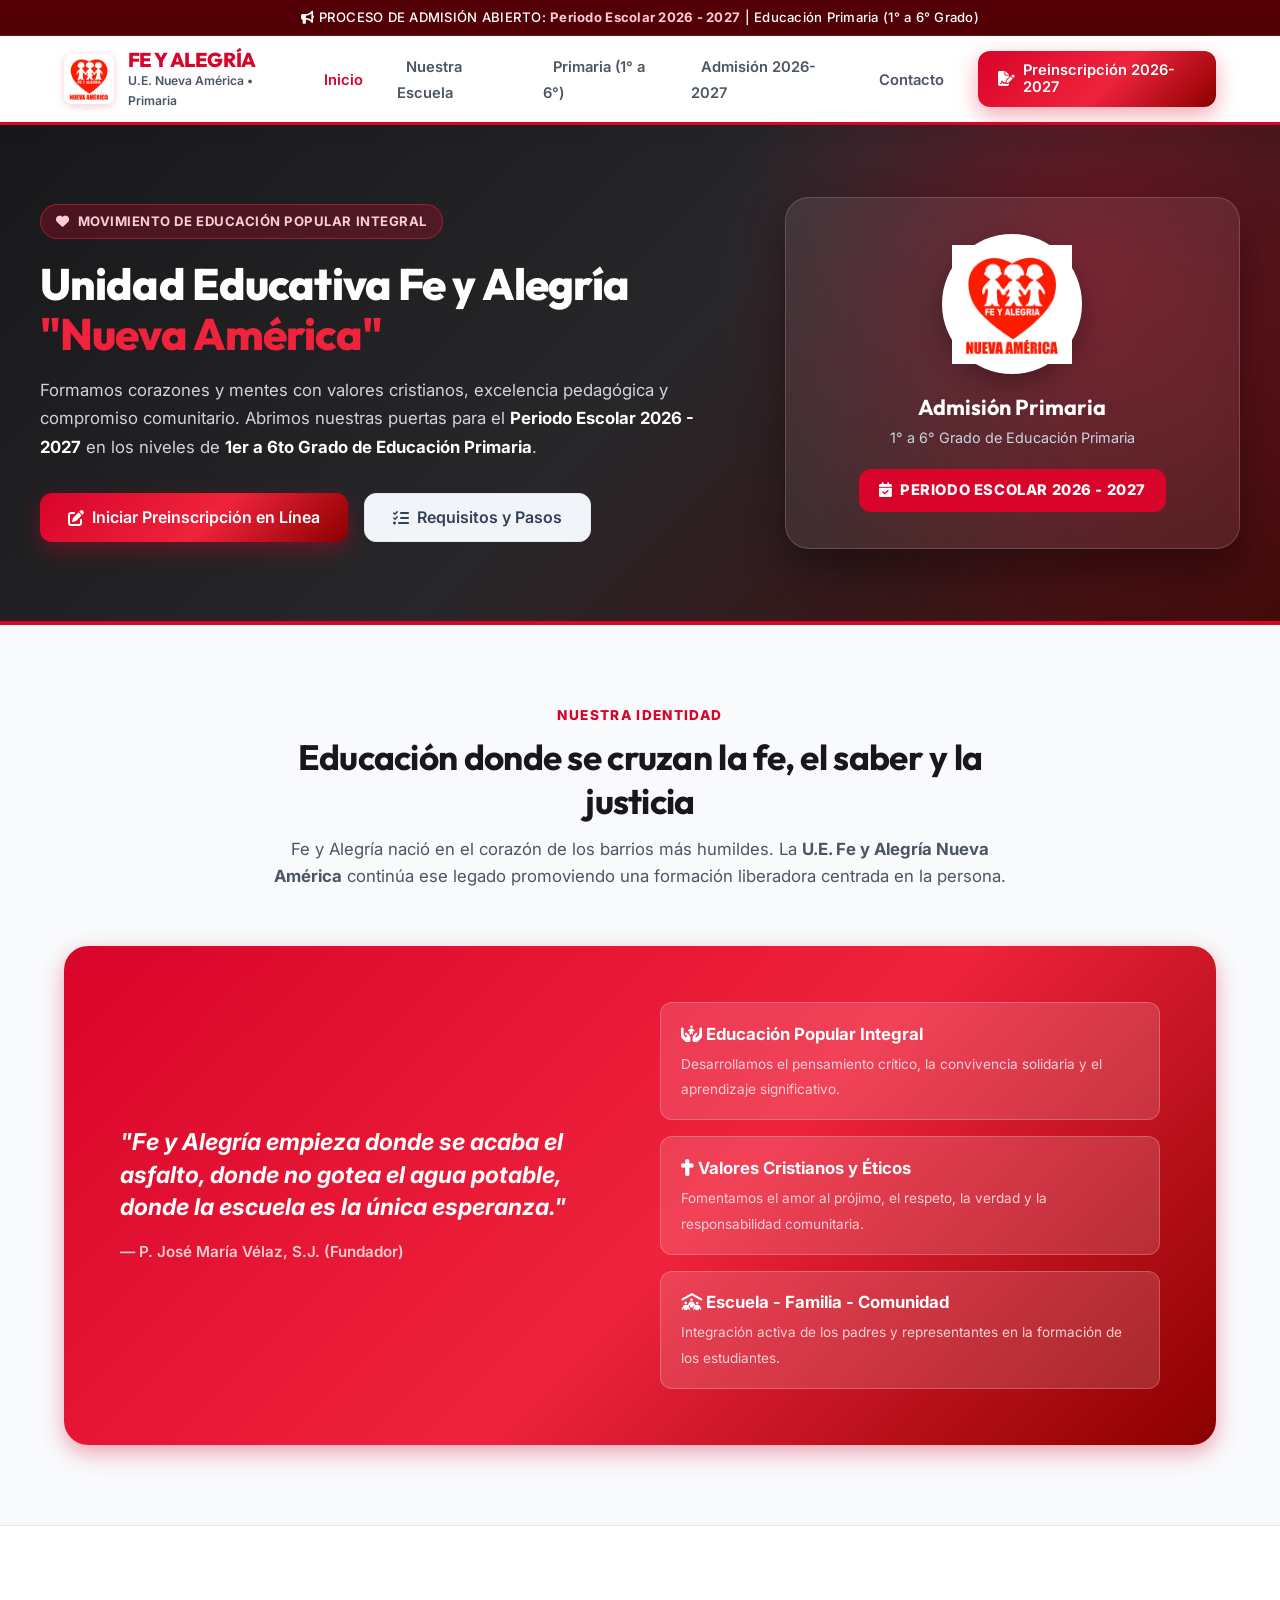
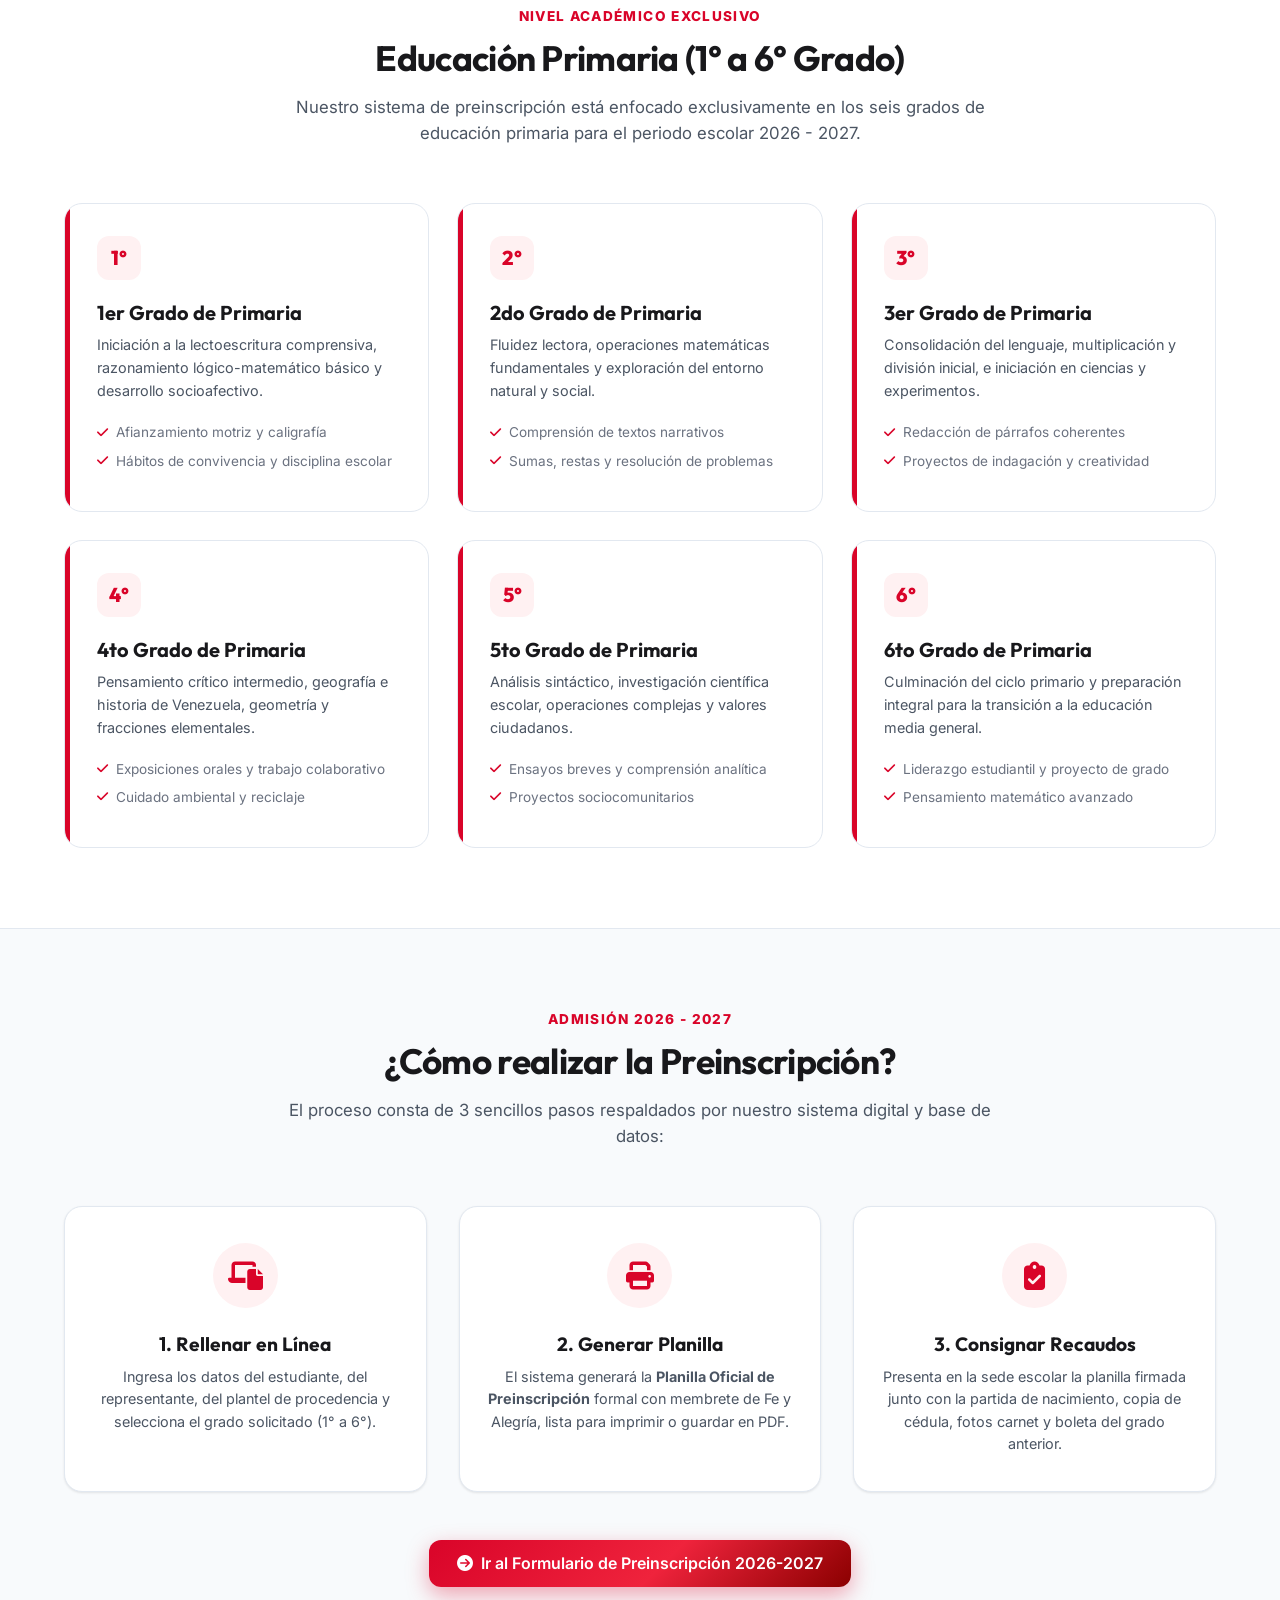
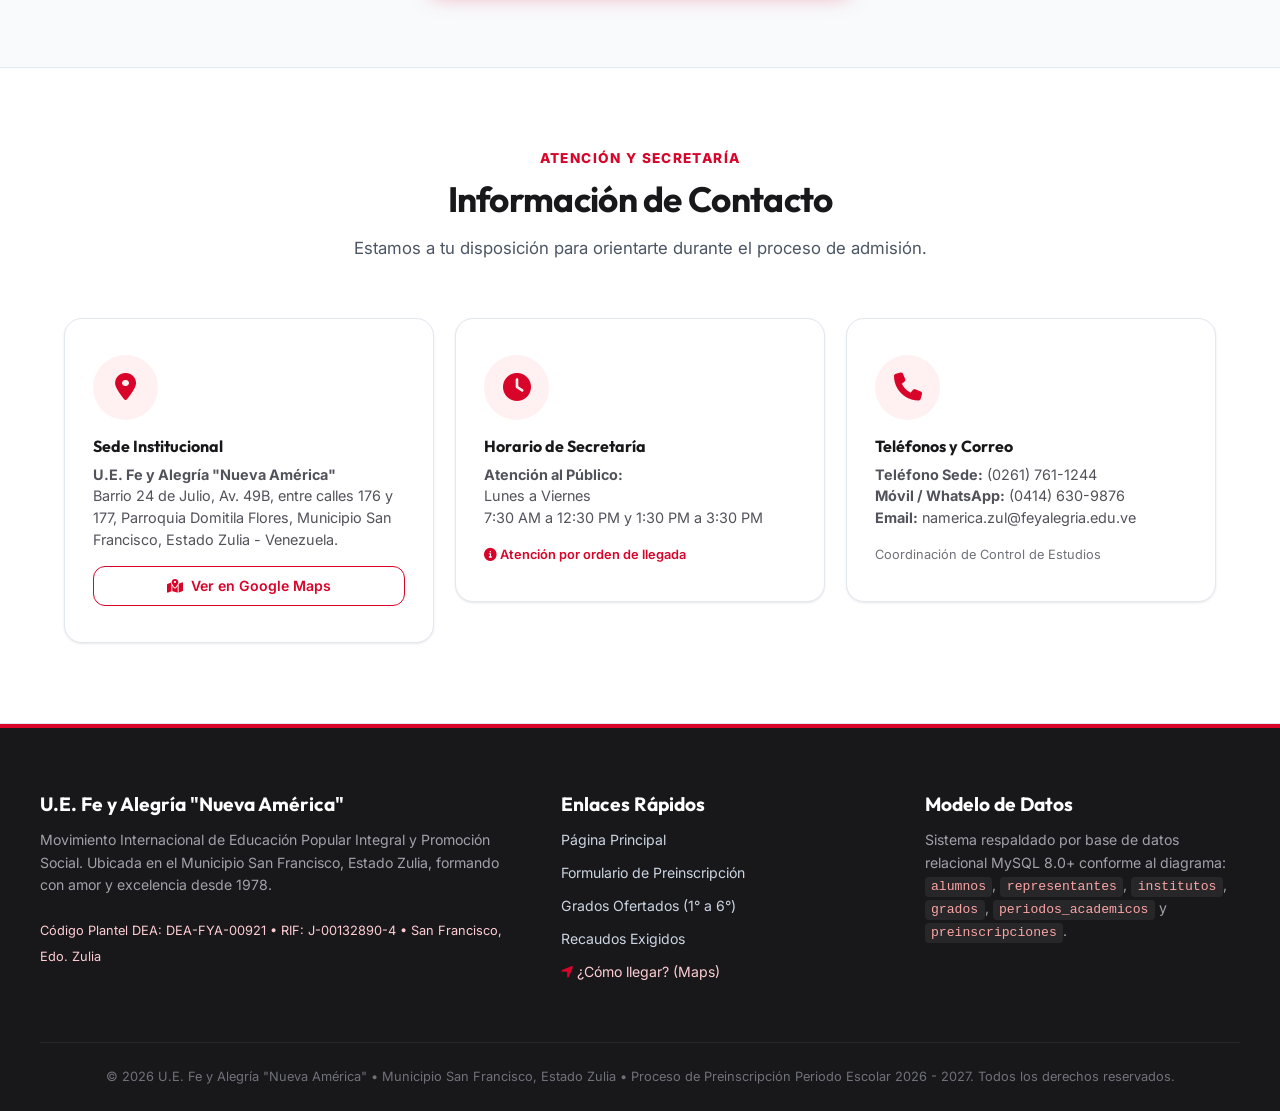
<file: index.html>
<!DOCTYPE html>
<html lang="es">
<head>
    <meta charset="UTF-8">
    <meta name="viewport" content="width=device-width, initial-scale=1.0">
    <title>U.E. Fe y Alegría Nueva América | Portal Institucional & Admisión Primaria</title>
    <meta name="description" content="Portal oficial de la Unidad Educativa Fe y Alegría Nueva América. Educación Popular Integral, proceso de preinscripción escolar 2026-2027 para Educación Primaria.">
    <!-- Google Fonts -->
    <link rel="preconnect" href="https://fonts.googleapis.com">
    <link rel="preconnect" href="https://fonts.gstatic.com" crossorigin>
    <link href="https://fonts.googleapis.com/css2?family=Inter:wght@300;400;500;600;700&family=Outfit:wght@400;500;600;700;800;900&display=swap" rel="stylesheet">
    <!-- FontAwesome Icons -->
    <link rel="stylesheet" href="https://cdnjs.cloudflare.com/ajax/libs/font-awesome/6.4.0/css/all.min.css">
    <link rel="stylesheet" href="styles.css">
</head>
<body>

    <!-- Aviso Superior de Convocatoria -->
    <div class="top-notice-bar">
        <i class="fa-solid fa-bullhorn"></i> PROCESO DE ADMISIÓN ABIERTO: <strong>Periodo Escolar 2026 - 2027</strong> | Educación Primaria (1° a 6° Grado)
    </div>

    <!-- Navegación Principal -->
    <header class="navbar" id="mainHeader">
        <div class="nav-container">
            <a href="index.html" class="brand">
                <img src="logo_feyalegria.jpg" alt="Logo Fe y Alegría Nueva América" class="brand-img-logo" width="52" height="52">
                <div class="brand-info">
                    <span class="brand-title">FE Y ALEGRÍA</span>
                    <span class="brand-subtitle">U.E. Nueva América • Primaria</span>
                </div>
            </a>

            <nav>
                <ul class="nav-links">
                    <li><a href="#inicio" class="nav-link active">Inicio</a></li>
                    <li><a href="#institucion" class="nav-link">Nuestra Escuela</a></li>
                    <li><a href="#primaria" class="nav-link">Primaria (1° a 6°)</a></li>
                    <li><a href="#admision" class="nav-link">Admisión 2026-2027</a></li>
                    <li><a href="#contacto" class="nav-link">Contacto</a></li>
                </ul>
            </nav>

            <div class="nav-actions">
                <a href="preinscripcion.html" class="btn btn-primary" id="btnIrPreinscripcionHeader">
                    <i class="fa-solid fa-file-signature"></i> Preinscripción 2026-2027
                </a>
            </div>
        </div>
    </header>

    <!-- Hero Section / Bienvenida Institucional -->
    <section class="hero-institution" id="inicio">
        <div class="hero-container">
            <div class="hero-content">
                <div class="hero-badge">
                    <i class="fa-solid fa-heart"></i> Movimiento de Educación Popular Integral
                </div>
                <h1 class="hero-title-main">
                    Unidad Educativa Fe y Alegría
                    <span>"Nueva América"</span>
                </h1>
                <p class="hero-description">
                    Formamos corazones y mentes con valores cristianos, excelencia pedagógica y compromiso comunitario. Abrimos nuestras puertas para el <strong>Periodo Escolar 2026 - 2027</strong> en los niveles de <strong>1er a 6to Grado de Educación Primaria</strong>.
                </p>
                <div class="hero-cta-group">
                    <a href="preinscripcion.html" class="btn btn-primary btn-lg" id="btnIniciarPreinscripcionHero">
                        <i class="fa-solid fa-pen-to-square"></i> Iniciar Preinscripción en Línea
                    </a>
                    <a href="#admision" class="btn btn-secondary btn-lg">
                        <i class="fa-solid fa-list-check"></i> Requisitos y Pasos
                    </a>
                </div>
            </div>

            <!-- Tarjeta Visual del Plantel -->
            <div class="hero-card-display">
                <div class="hero-card-logo">
                    <img src="logo_feyalegria.jpg" alt="Emblema Oficial Fe y Alegría Nueva América" width="120" height="120">
                </div>
                <h3 class="hero-card-title">Admisión Primaria</h3>
                <p class="hero-card-desc">1° a 6° Grado de Educación Primaria</p>
                <div class="periodo-highlight-badge">
                    <i class="fa-solid fa-calendar-check"></i> PERIODO ESCOLAR 2026 - 2027
                </div>
            </div>
        </div>
    </section>

    <!-- Sección: Nuestra Institución & Ideario -->
    <section class="section-padding" id="institucion">
        <div class="container">
            <div class="section-header-center">
                <span class="section-tag">Nuestra Identidad</span>
                <h2 class="section-title-large">Educación donde se cruzan la fe, el saber y la justicia</h2>
                <p class="section-subtitle-desc">
                    Fe y Alegría nació en el corazón de los barrios más humildes. La <strong>U.E. Fe y Alegría Nueva América</strong> continúa ese legado promoviendo una formación liberadora centrada en la persona.
                </p>
            </div>

            <!-- Banner del Ideario -->
            <div class="ideario-banner">
                <div class="ideario-text">
                    <div class="ideario-quote">
                        "Fe y Alegría empieza donde se acaba el asfalto, donde no gotea el agua potable, donde la escuela es la única esperanza."
                    </div>
                    <span class="ideario-author">— P. José María Vélaz, S.J. (Fundador)</span>
                </div>
                <div class="ideario-pillars">
                    <div class="ideario-pillar-item">
                        <strong><i class="fa-solid fa-hands-holding-child"></i> Educación Popular Integral</strong>
                        <span>Desarrollamos el pensamiento crítico, la convivencia solidaria y el aprendizaje significativo.</span>
                    </div>
                    <div class="ideario-pillar-item">
                        <strong><i class="fa-solid fa-cross"></i> Valores Cristianos y Éticos</strong>
                        <span>Fomentamos el amor al prójimo, el respeto, la verdad y la responsabilidad comunitaria.</span>
                    </div>
                    <div class="ideario-pillar-item">
                        <strong><i class="fa-solid fa-people-roof"></i> Escuela - Familia - Comunidad</strong>
                        <span>Integración activa de los padres y representantes en la formación de los estudiantes.</span>
                    </div>
                </div>
            </div>
        </div>
    </section>

    <!-- Sección: Primaria (1er a 6to Grado) -->
    <section class="section-padding section-bg-alt" id="primaria">
        <div class="container">
            <div class="section-header-center">
                <span class="section-tag">Nivel Académico Exclusivo</span>
                <h2 class="section-title-large">Educación Primaria (1° a 6° Grado)</h2>
                <p class="section-subtitle-desc">
                    Nuestro sistema de preinscripción está enfocado exclusivamente en los seis grados de educación primaria para el periodo escolar 2026 - 2027.
                </p>
            </div>

            <div class="grados-grid">
                <!-- 1er Grado -->
                <div class="grado-card">
                    <div class="grado-badge-num">1°</div>
                    <h3 class="grado-card-title">1er Grado de Primaria</h3>
                    <p class="grado-card-desc">Iniciación a la lectoescritura comprensiva, razonamiento lógico-matemático básico y desarrollo socioafectivo.</p>
                    <ul class="grado-features">
                        <li><i class="fa-solid fa-check"></i> Afianzamiento motriz y caligrafía</li>
                        <li><i class="fa-solid fa-check"></i> Hábitos de convivencia y disciplina escolar</li>
                    </ul>
                </div>

                <!-- 2do Grado -->
                <div class="grado-card">
                    <div class="grado-badge-num">2°</div>
                    <h3 class="grado-card-title">2do Grado de Primaria</h3>
                    <p class="grado-card-desc">Fluidez lectora, operaciones matemáticas fundamentales y exploración del entorno natural y social.</p>
                    <ul class="grado-features">
                        <li><i class="fa-solid fa-check"></i> Comprensión de textos narrativos</li>
                        <li><i class="fa-solid fa-check"></i> Sumas, restas y resolución de problemas</li>
                    </ul>
                </div>

                <!-- 3er Grado -->
                <div class="grado-card">
                    <div class="grado-badge-num">3°</div>
                    <h3 class="grado-card-title">3er Grado de Primaria</h3>
                    <p class="grado-card-desc">Consolidación del lenguaje, multiplicación y división inicial, e iniciación en ciencias y experimentos.</p>
                    <ul class="grado-features">
                        <li><i class="fa-solid fa-check"></i> Redacción de párrafos coherentes</li>
                        <li><i class="fa-solid fa-check"></i> Proyectos de indagación y creatividad</li>
                    </ul>
                </div>

                <!-- 4to Grado -->
                <div class="grado-card">
                    <div class="grado-badge-num">4°</div>
                    <h3 class="grado-card-title">4to Grado de Primaria</h3>
                    <p class="grado-card-desc">Pensamiento crítico intermedio, geografía e historia de Venezuela, geometría y fracciones elementales.</p>
                    <ul class="grado-features">
                        <li><i class="fa-solid fa-check"></i> Exposiciones orales y trabajo colaborativo</li>
                        <li><i class="fa-solid fa-check"></i> Cuidado ambiental y reciclaje</li>
                    </ul>
                </div>

                <!-- 5to Grado -->
                <div class="grado-card">
                    <div class="grado-badge-num">5°</div>
                    <h3 class="grado-card-title">5to Grado de Primaria</h3>
                    <p class="grado-card-desc">Análisis sintáctico, investigación científica escolar, operaciones complejas y valores ciudadanos.</p>
                    <ul class="grado-features">
                        <li><i class="fa-solid fa-check"></i> Ensayos breves y comprensión analítica</li>
                        <li><i class="fa-solid fa-check"></i> Proyectos sociocomunitarios</li>
                    </ul>
                </div>

                <!-- 6to Grado -->
                <div class="grado-card">
                    <div class="grado-badge-num">6°</div>
                    <h3 class="grado-card-title">6to Grado de Primaria</h3>
                    <p class="grado-card-desc">Culminación del ciclo primario y preparación integral para la transición a la educación media general.</p>
                    <ul class="grado-features">
                        <li><i class="fa-solid fa-check"></i> Liderazgo estudiantil y proyecto de grado</li>
                        <li><i class="fa-solid fa-check"></i> Pensamiento matemático avanzado</li>
                    </ul>
                </div>
            </div>
        </div>
    </section>

    <!-- Sección: Pasos para la Preinscripción 2026-2027 -->
    <section class="section-padding" id="admision">
        <div class="container">
            <div class="section-header-center">
                <span class="section-tag">Admisión 2026 - 2027</span>
                <h2 class="section-title-large">¿Cómo realizar la Preinscripción?</h2>
                <p class="section-subtitle-desc">
                    El proceso consta de 3 sencillos pasos respaldados por nuestro sistema digital y base de datos:
                </p>
            </div>

            <div class="process-grid">
                <div class="process-card">
                    <div class="process-icon-wrap"><i class="fa-solid fa-laptop-file"></i></div>
                    <h3 class="process-step-title">1. Rellenar en Línea</h3>
                    <p class="process-step-desc">
                        Ingresa los datos del estudiante, del representante, del plantel de procedencia y selecciona el grado solicitado (1° a 6°).
                    </p>
                </div>

                <div class="process-card">
                    <div class="process-icon-wrap"><i class="fa-solid fa-print"></i></div>
                    <h3 class="process-step-title">2. Generar Planilla</h3>
                    <p class="process-step-desc">
                        El sistema generará la <strong>Planilla Oficial de Preinscripción</strong> formal con membrete de Fe y Alegría, lista para imprimir o guardar en PDF.
                    </p>
                </div>

                <div class="process-card">
                    <div class="process-icon-wrap"><i class="fa-solid fa-clipboard-check"></i></div>
                    <h3 class="process-step-title">3. Consignar Recaudos</h3>
                    <p class="process-step-desc">
                        Presenta en la sede escolar la planilla firmada junto con la partida de nacimiento, copia de cédula, fotos carnet y boleta del grado anterior.
                    </p>
                </div>
            </div>

            <div style="text-align: center;">
                <a href="preinscripcion.html" class="btn btn-primary btn-lg" id="btnComenzarPreinscripcionBottom">
                    <i class="fa-solid fa-circle-arrow-right"></i> Ir al Formulario de Preinscripción 2026-2027
                </a>
            </div>
        </div>
    </section>

    <!-- Sección de Contacto y Ubicación -->
    <section class="section-padding section-bg-alt" id="contacto">
        <div class="container">
            <div class="section-header-center">
                <span class="section-tag">Atención y Secretaría</span>
                <h2 class="section-title-large">Información de Contacto</h2>
                <p class="section-subtitle-desc">Estamos a tu disposición para orientarte durante el proceso de admisión.</p>
            </div>

            <div class="form-grid">
                <div class="col-4">
                    <div class="process-card" style="text-align: left; display: flex; flex-direction: column; justify-content: space-between;">
                        <div>
                            <div class="process-icon-wrap" style="margin: 0 0 1rem 0;"><i class="fa-solid fa-location-dot"></i></div>
                            <h4 style="margin-bottom: 0.5rem;">Sede Institucional</h4>
                            <p style="font-size: 0.9rem; color: #52525b; line-height: 1.5;">
                                <strong>U.E. Fe y Alegría "Nueva América"</strong><br>
                                Barrio 24 de Julio, Av. 49B, entre calles 176 y 177, Parroquia Domitila Flores, Municipio San Francisco, Estado Zulia - Venezuela.
                            </p>
                        </div>
                        <a href="https://maps.app.goo.gl/MppGqcMAGR9KSCgh7" target="_blank" rel="noopener noreferrer" class="btn btn-outline-red" style="margin-top: 1rem; width: 100%; font-size: 0.88rem;">
                            <i class="fa-solid fa-map-location-dot"></i> Ver en Google Maps
                        </a>
                    </div>
                </div>
                <div class="col-4">
                    <div class="process-card" style="text-align: left; display: flex; flex-direction: column; justify-content: space-between;">
                        <div>
                            <div class="process-icon-wrap" style="margin: 0 0 1rem 0;"><i class="fa-solid fa-clock"></i></div>
                            <h4 style="margin-bottom: 0.5rem;">Horario de Secretaría</h4>
                            <p style="font-size: 0.9rem; color: #52525b; line-height: 1.5;">
                                <strong>Atención al Público:</strong><br>
                                Lunes a Viernes<br>
                                7:30 AM a 12:30 PM y 1:30 PM a 3:30 PM
                            </p>
                        </div>
                        <span style="font-size: 0.8rem; color: var(--fya-red); font-weight: 600; margin-top: 1rem;">
                            <i class="fa-solid fa-circle-info"></i> Atención por orden de llegada
                        </span>
                    </div>
                </div>
                <div class="col-4">
                    <div class="process-card" style="text-align: left; display: flex; flex-direction: column; justify-content: space-between;">
                        <div>
                            <div class="process-icon-wrap" style="margin: 0 0 1rem 0;"><i class="fa-solid fa-phone"></i></div>
                            <h4 style="margin-bottom: 0.5rem;">Teléfonos y Correo</h4>
                            <p style="font-size: 0.9rem; color: #52525b; line-height: 1.5;">
                                <strong>Teléfono Sede:</strong> (0261) 761-1244<br>
                                <strong>Móvil / WhatsApp:</strong> (0414) 630-9876<br>
                                <strong>Email:</strong> namerica.zul@feyalegria.edu.ve
                            </p>
                        </div>
                        <span style="font-size: 0.8rem; color: #71717a; margin-top: 1rem;">
                            Coordinación de Control de Estudios
                        </span>
                    </div>
                </div>
            </div>
        </div>
    </section>

    <!-- Footer -->
    <footer class="footer-institution">
        <div class="footer-container">
            <div>
                <h4 class="footer-brand-title">U.E. Fe y Alegría "Nueva América"</h4>
                <p class="footer-desc">
                    Movimiento Internacional de Educación Popular Integral y Promoción Social. Ubicada en el Municipio San Francisco, Estado Zulia, formando con amor y excelencia desde 1978.
                </p>
                <span style="font-size: 0.8rem; color: #fecdd3;">Código Plantel DEA: DEA-FYA-00921 • RIF: J-00132890-4 • San Francisco, Edo. Zulia</span>
            </div>

            <div>
                <h4 class="footer-brand-title">Enlaces Rápidos</h4>
                <ul class="footer-list">
                    <li><a href="index.html" style="color: #cbd5e1;">Página Principal</a></li>
                    <li><a href="preinscripcion.html" style="color: #cbd5e1;">Formulario de Preinscripción</a></li>
                    <li><a href="#primaria" style="color: #cbd5e1;">Grados Ofertados (1° a 6°)</a></li>
                    <li><a href="#admision" style="color: #cbd5e1;">Recaudos Exigidos</a></li>
                    <li><a href="https://maps.app.goo.gl/MppGqcMAGR9KSCgh7" target="_blank" rel="noopener noreferrer" style="color: #fecdd3;"><i class="fa-solid fa-location-arrow"></i> ¿Cómo llegar? (Maps)</a></li>
                </ul>
            </div>

            <div>
                <h4 class="footer-brand-title">Modelo de Datos</h4>
                <p class="footer-desc">
                    Sistema respaldado por base de datos relacional MySQL 8.0+ conforme al diagrama: <code>alumnos</code>, <code>representantes</code>, <code>institutos</code>, <code>grados</code>, <code>periodos_academicos</code> y <code>preinscripciones</code>.
                </p>
            </div>
        </div>

        <div class="footer-bottom">
            © 2026 U.E. Fe y Alegría "Nueva América" • Municipio San Francisco, Estado Zulia • Proceso de Preinscripción Periodo Escolar 2026 - 2027. Todos los derechos reservados.
        </div>
    </footer>

</body>
</html>
</file>
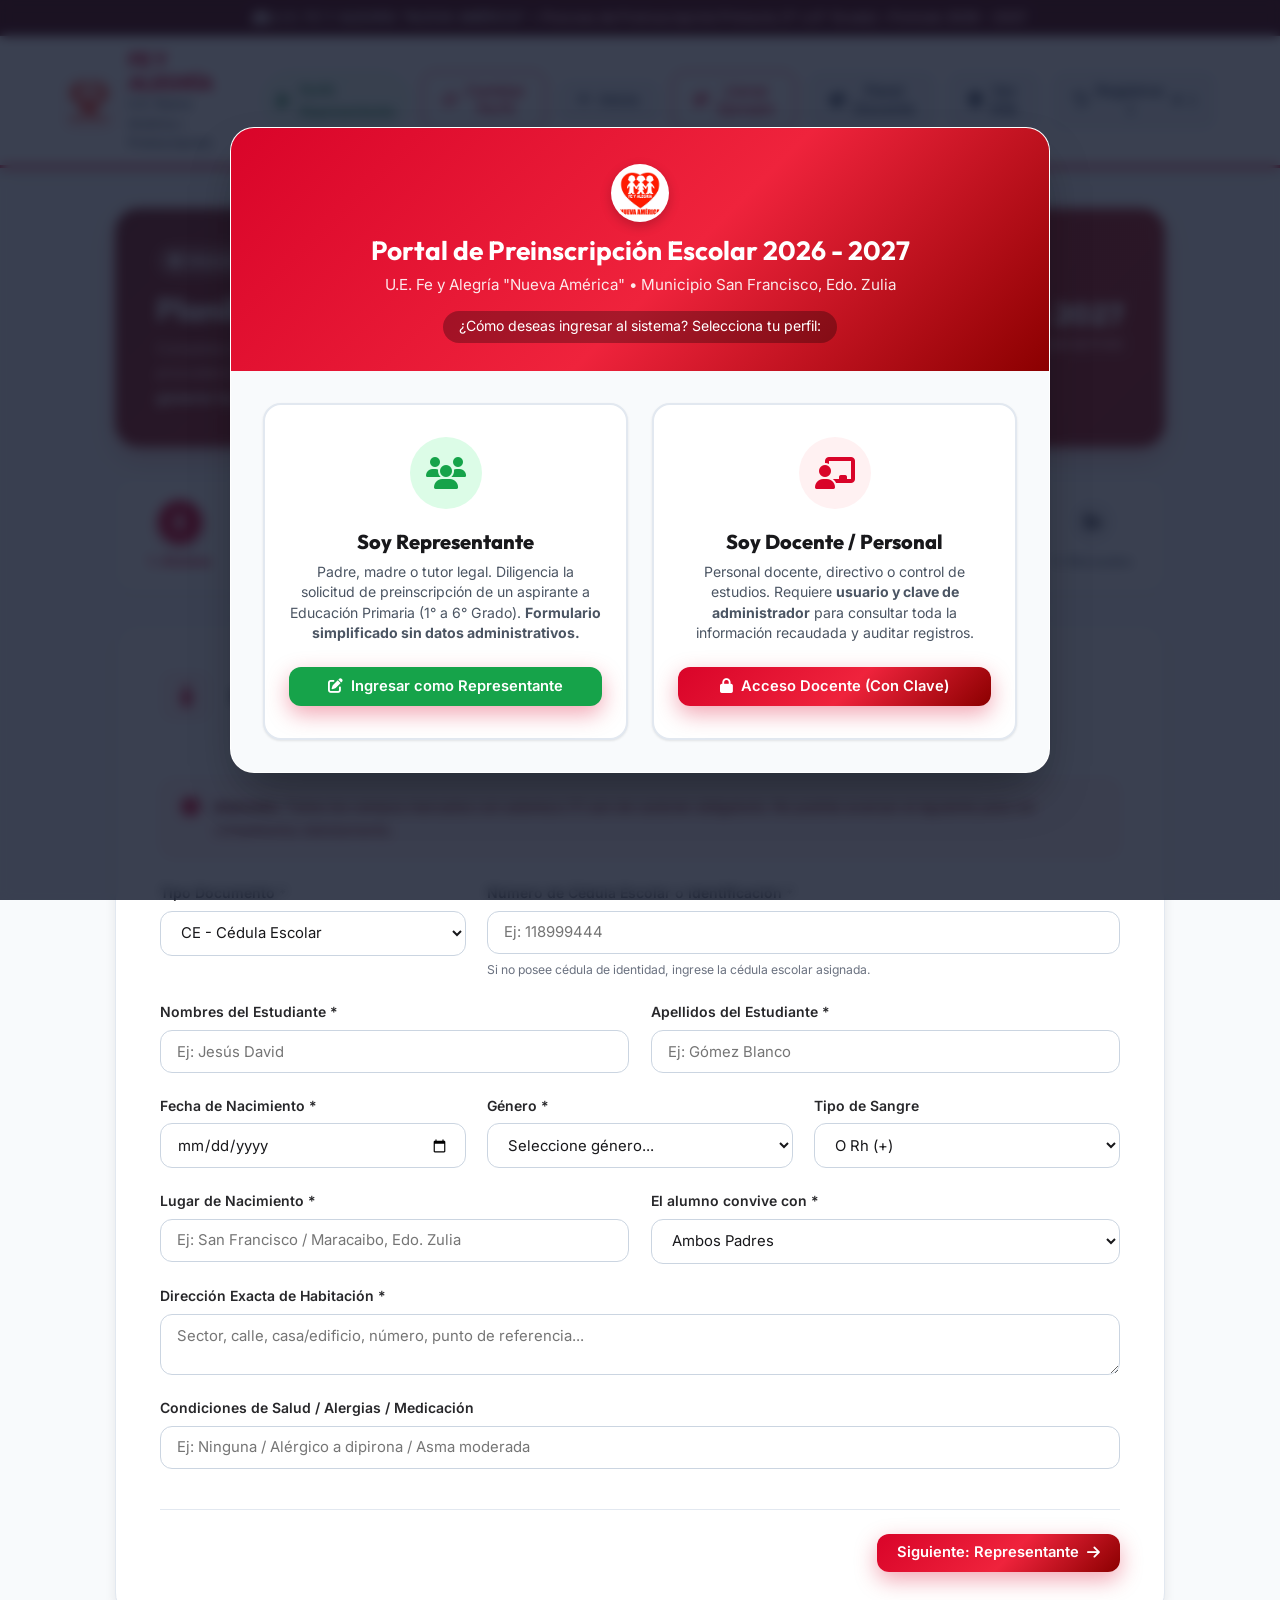
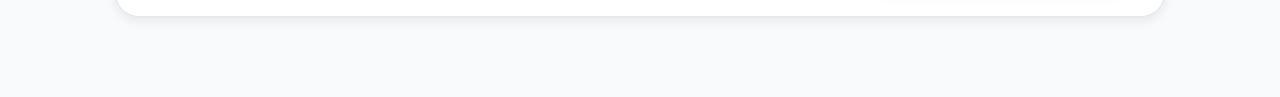
<file: preinscripcion.html>
<!DOCTYPE html>
<html lang="es">

<head>
    <meta charset="UTF-8">
    <meta name="viewport" content="width=device-width, initial-scale=1.0">
    <title>Preinscripción 2026 - 2027 | U.E. Fe y Alegría Nueva América</title>
    <meta name="description"
        content="Sistema de preinscripción escolar para Educación Primaria (1° a 6° Grado) - Periodo Escolar 2026 - 2027 de la U.E. Fe y Alegría Nueva América.">
    <!-- Google Fonts -->
    <link rel="preconnect" href="https://fonts.googleapis.com">
    <link rel="preconnect" href="https://fonts.gstatic.com" crossorigin>
    <link
        href="https://fonts.googleapis.com/css2?family=Inter:wght@300;400;500;600;700&family=Outfit:wght@400;500;600;700;800;900&display=swap"
        rel="stylesheet">
    <!-- FontAwesome Icons -->
    <link rel="stylesheet" href="https://cdnjs.cloudflare.com/ajax/libs/font-awesome/6.4.0/css/all.min.css">
    <link rel="stylesheet" href="styles.css">
</head>

<body>

    <!-- Aviso Superior -->
    <div class="top-notice-bar">
        <i class="fa-solid fa-school"></i> U.E. FE Y ALEGRÍA "NUEVA AMÉRICA" • <strong>Proceso de Preinscripción
            Primaria (1° a 6° Grado) • Periodo 2026 - 2027</strong>
    </div>

    <!-- Barra de Navegación -->
    <header class="navbar" id="preinscripcionNavbar">
        <div class="nav-container">
            <a href="index.html" class="brand">
                <img src="logo_feyalegria.jpg" alt="Logo Fe y Alegría Nueva América" class="brand-img-logo" width="52"
                    height="52">
                <div class="brand-info">
                    <span class="brand-title">FE Y ALEGRÍA</span>
                    <span class="brand-subtitle">U.E. Nueva América • Preinscripción</span>
                </div>
            </a>

            <div class="nav-actions">
                <!-- Indicador de Rol Activo -->
                <div id="roleBadgeIndicator" class="role-badge-pill repre-active">
                    <i class="fa-solid fa-user-check" id="roleBadgeIcon"></i>
                    <span id="roleBadgeText">Perfil: Representante</span>
                </div>
                <button type="button" class="btn btn-outline-red btn-sm" id="btnCambiarRolModal" title="Cambiar de Perfil (Representante o Docente)">
                    <i class="fa-solid fa-arrows-rotate"></i> Cambiar Perfil
                </button>
                <a href="index.html" class="btn btn-secondary" title="Volver a la Página Principal">
                    <i class="fa-solid fa-arrow-left"></i> Inicio
                </a>
                <button type="button" class="btn btn-outline-red" id="btnCargarEjemplo" title="Llenar con aspirante de demostración">
                    <i class="fa-solid fa-wand-magic-sparkles"></i> Llenar Ejemplo
                </button>
                <button type="button" class="btn btn-secondary admin-only-btn" id="btnVerPanelDocente" title="Ver Panel de Recaudación Docente">
                    <i class="fa-solid fa-chart-pie"></i> Panel Docente
                </button>
                <button type="button" class="btn btn-secondary admin-only-btn" id="btnVerSqlModal">
                    <i class="fa-solid fa-database"></i> Ver SQL
                </button>
                <button type="button" class="btn btn-secondary" id="btnVerHistorial">
                    <i class="fa-solid fa-clock-rotate-left"></i> Registros (<span id="totalRegistrosBadge">4</span>)
                </button>
                <button type="button" class="btn btn-secondary admin-only-btn" id="btnCerrarSesionDocente" title="Cerrar Sesión Docente" style="display: none;">
                    <i class="fa-solid fa-right-from-bracket"></i> Salir
                </button>
            </div>
        </div>
    </header>

    <!-- Contenido Principal -->
    <main class="main-preinscripcion">

        <!-- ============================================================== -->
        <!-- VISTA DOCENTE: INFORMACIÓN RECAUDADA Y CONTROL DE ADMISIONES  -->
        <!-- ============================================================== -->
        <div class="pre-container docente-dashboard-view" id="panelDocenteContainer">
            <!-- Banner Docente -->
            <div class="docente-hero-banner">
                <div>
                    <span class="badge-tag" style="background: #b91c1c; color: white; border: none; margin-bottom: 0.5rem; display: inline-block;">
                        <i class="fa-solid fa-shield-halved"></i> Panel Docente / Control de Estudios
                    </span>
                    <h2 style="color: white; font-size: 1.65rem; margin-bottom: 0.35rem;">Información de Preinscripciones Recaudadas</h2>
                    <p style="color: #cbd5e1; font-size: 0.92rem; margin: 0;">
                        U.E. Fe y Alegría "Nueva América" • Cohorte Escolar 2026 - 2027 • Municipio San Francisco, Edo. Zulia
                    </p>
                </div>
                <div style="display: flex; gap: 0.75rem; flex-wrap: wrap;">
                    <button type="button" class="btn btn-primary" id="btnIrNuevaPreinscripcionDocente">
                        <i class="fa-solid fa-plus-circle"></i> Nueva Preinscripción Presencial
                    </button>
                    <button type="button" class="btn btn-secondary" id="btnCerrarSesionDocenteBanner">
                        <i class="fa-solid fa-right-from-bracket"></i> Salir de Modo Docente
                    </button>
                </div>
            </div>

            <!-- Métricas KPI -->
            <div class="docente-kpis-grid">
                <div class="docente-kpi-card">
                    <div class="docente-kpi-icon" style="background: #fee2e2; color: #b91c1c;">
                        <i class="fa-solid fa-users"></i>
                    </div>
                    <div>
                        <div class="docente-kpi-num" id="kpiTotalPreinscritos">4</div>
                        <div class="docente-kpi-label">Total Recaudados</div>
                    </div>
                </div>
                <div class="docente-kpi-card">
                    <div class="docente-kpi-icon" style="background: #e0f2fe; color: #0284c7;">
                        <i class="fa-solid fa-children"></i>
                    </div>
                    <div>
                        <div class="docente-kpi-num" id="kpiGradosBajos">2</div>
                        <div class="docente-kpi-label">1° a 3° Grado</div>
                    </div>
                </div>
                <div class="docente-kpi-card">
                    <div class="docente-kpi-icon" style="background: #fef3c7; color: #d97706;">
                        <i class="fa-solid fa-graduation-cap"></i>
                    </div>
                    <div>
                        <div class="docente-kpi-num" id="kpiGradosAltos">2</div>
                        <div class="docente-kpi-label">4° a 6° Grado</div>
                    </div>
                </div>
                <div class="docente-kpi-card">
                    <div class="docente-kpi-icon" style="background: #dcfce7; color: #16a34a;">
                        <i class="fa-solid fa-clipboard-check"></i>
                    </div>
                    <div>
                        <div class="docente-kpi-num" id="kpiAprobadas">2</div>
                        <div class="docente-kpi-label">Aprobadas / En Regla</div>
                    </div>
                </div>
            </div>

            <!-- Barra de Filtros -->
            <div class="table-filter-bar">
                <div class="table-filter-group">
                    <div class="table-custom-search">
                        <i class="fa-solid fa-magnifying-glass"></i>
                        <input type="text" id="filtroDocenteBusqueda" class="form-control" placeholder="Buscar por alumno, cédula o representante...">
                    </div>
                    <select id="filtroDocenteGrado" class="form-control" style="width: auto; min-width: 170px;">
                        <option value="">Todos los Grados</option>
                        <option value="1er Grado">1er Grado</option>
                        <option value="2do Grado">2do Grado</option>
                        <option value="3er Grado">3er Grado</option>
                        <option value="4to Grado">4to Grado</option>
                        <option value="5to Grado">5to Grado</option>
                        <option value="6to Grado">6to Grado</option>
                    </select>
                    <select id="filtroDocenteEstado" class="form-control" style="width: auto; min-width: 160px;">
                        <option value="">Todos los Estados</option>
                        <option value="EN_REVISION">EN REVISIÓN</option>
                        <option value="APROBADA">APROBADA</option>
                        <option value="DOCUMENTOS_INCOMPLETOS">DOCS. INCOMPLETOS</option>
                        <option value="PENDIENTE">PENDIENTE</option>
                        <option value="LISTA_DE_ESPERA">LISTA DE ESPERA</option>
                    </select>
                </div>
                <div>
                    <button type="button" class="btn btn-outline-red btn-sm" id="btnResetDocenteFiltros">
                        <i class="fa-solid fa-rotate-left"></i> Limpiar Filtros
                    </button>
                </div>
            </div>

            <!-- Tabla de Información Recaudada -->
            <div class="table-responsive-container">
                <table class="docente-table">
                    <thead>
                        <tr>
                            <th>N° Folio</th>
                            <th>Aspirante (Alumno)</th>
                            <th>Representante Legal</th>
                            <th>Grado Primaria</th>
                            <th>Procedencia (Zulia)</th>
                            <th>Recaudos</th>
                            <th>Estado Actual</th>
                            <th style="text-align: center;">Acciones</th>
                        </tr>
                    </thead>
                    <tbody id="tablaDocenteRegistrosBody">
                        <!-- Generado dinámicamente -->
                    </tbody>
                </table>
            </div>
        </div>

        <!-- ============================================================== -->
        <!-- VISTA FORMULARIO: PREINSCRIPCIÓN PRIMARIA (REPRESENTANTE)      -->
        <!-- ============================================================== -->
        <div class="pre-container" id="preContainerForm">

            <!-- Banner Alerta cuando se usa el formulario en Modo Docente -->
            <div id="bannerModoDocenteEnForm" style="display: none; background: #fee2e2; border: 1.5px solid #fecaca; border-radius: var(--radius-md); padding: 1rem 1.25rem; margin-bottom: 1.5rem; align-items: center; justify-content: space-between; flex-wrap: wrap; gap: 0.75rem;">
                <div style="display: flex; align-items: center; gap: 0.75rem;">
                    <i class="fa-solid fa-user-shield" style="font-size: 1.5rem; color: #b91c1c;"></i>
                    <div>
                        <strong style="color: #991b1b; font-size: 0.95rem;">Modo Operador / Docente Activo</strong>
                        <p style="margin: 0; font-size: 0.85rem; color: #7f1d1d;">Estás registrando una solicitud presencial. El apartado de auditoría (id_user, estado y notas) se encuentra habilitado para ti en el Paso 5.</p>
                    </div>
                </div>
                <button type="button" class="btn btn-secondary btn-sm" id="btnVolverAlPanelDocente">
                    <i class="fa-solid fa-arrow-left"></i> Volver a Información Recaudada
                </button>
            </div>

            <!-- Banner Informativo del Periodo 2026-2027 -->
            <div class="pre-hero">
                <div class="pre-hero-info">
                    <div class="pre-badge">
                        <i class="fa-solid fa-clipboard-check"></i> Educación Primaria (1° a 6° Grado)
                    </div>
                    <h2 class="pre-hero-title">Planilla de Preinscripción</h2>
                    <p class="pre-hero-desc">
                        Completa rigurosamente los datos del aspirante, del representante y del plantel de procedencia.
                        Al finalizar podrás <strong>guardar la preinscripción en la base de datos MySQL</strong> y
                        <strong>generar la planilla oficial firmada para imprimir</strong>.
                    </p>
                </div>
                <div class="pre-hero-side">
                    <span class="periodo-year-badge">2026 - 2027</span>
                    <span class="periodo-nivel-text">Periodo Escolar Activo</span>
                </div>
            </div>

            <!-- Stepper / Indicador de Pasos -->
            <div class="stepper-box">
                <div class="step-item active" data-step="1" id="stepInd1">
                    <div class="step-circle"><i class="fa-solid fa-child"></i></div>
                    <span class="step-label">1. Alumno</span>
                </div>
                <div class="step-divider"></div>
                <div class="step-item" data-step="2" id="stepInd2">
                    <div class="step-circle"><i class="fa-solid fa-user-shield"></i></div>
                    <span class="step-label">2. Representante</span>
                </div>
                <div class="step-divider"></div>
                <div class="step-item" data-step="3" id="stepInd3">
                    <div class="step-circle"><i class="fa-solid fa-school"></i></div>
                    <span class="step-label">3. Procedencia</span>
                </div>
                <div class="step-divider"></div>
                <div class="step-item" data-step="4" id="stepInd4">
                    <div class="step-circle"><i class="fa-solid fa-book"></i></div>
                    <span class="step-label">4. Grado Primaria</span>
                </div>
                <div class="step-divider"></div>
                <div class="step-item" data-step="5" id="stepInd5">
                    <div class="step-circle"><i class="fa-solid fa-folder-open"></i></div>
                    <span class="step-label">5. Recaudos</span>
                </div>
            </div>

            <!-- Formulario de Preinscripción -->
            <form id="preinscripcionForm" class="form-card" novalidate>

                <!-- ============================================== -->
                <!-- PASO 1: DATOS DEL ALUMNO (Tabla 'alumnos')     -->
                <!-- ============================================== -->
                <div class="form-step-content active" id="stepContent1">
                    <div class="step-header">
                        <div class="step-header-icon"><i class="fa-solid fa-child"></i></div>
                        <div>
                            <h3 class="step-header-title">Paso 1: Datos del Aspirante / Estudiante</h3>
                        </div>
                    </div>

                    <div class="fya-info-box">
                        <i class="fa-solid fa-circle-exclamation"></i>
                        <span><strong>Atención:</strong> Todos los campos marcados con asterisco (*) son de carácter
                            obligatorio. No podrás avanzar al siguiente paso sin completarlos debidamente.</span>
                    </div>

                    <div class="form-grid">
                        <div class="form-group col-4">
                            <label for="alumnoTipoDoc" class="form-label">Tipo Documento *</label>
                            <select id="alumnoTipoDoc" class="form-control" required>
                                <option value="CE" selected>CE - Cédula Escolar</option>
                                <option value="V">V - Cédula Venezolana</option>
                                <option value="E">E - Cédula Extranjero</option>
                                <option value="P">P - Pasaporte</option>
                            </select>
                            <span class="form-error-msg">Selecciona el tipo de documento</span>
                        </div>
                        <div class="form-group col-8">
                            <label for="alumnoNumDoc" class="form-label">Número de Cédula Escolar o Identificación
                                *</label>
                            <input type="text" id="alumnoNumDoc" class="form-control" placeholder="Ej: 118999444"
                                required>
                            <span class="form-hint">Si no posee cédula de identidad, ingrese la cédula escolar
                                asignada.</span>
                            <span class="form-error-msg">Este campo es obligatorio</span>
                        </div>

                        <div class="form-group col-6">
                            <label for="alumnoNombres" class="form-label">Nombres del Estudiante *</label>
                            <input type="text" id="alumnoNombres" class="form-control" placeholder="Ej: Jesús David"
                                required>
                            <span class="form-error-msg">Ingresa los nombres del estudiante</span>
                        </div>
                        <div class="form-group col-6">
                            <label for="alumnoApellidos" class="form-label">Apellidos del Estudiante *</label>
                            <input type="text" id="alumnoApellidos" class="form-control" placeholder="Ej: Gómez Blanco"
                                required>
                            <span class="form-error-msg">Ingresa los apellidos del estudiante</span>
                        </div>

                        <div class="form-group col-4">
                            <label for="alumnoFechaNac" class="form-label">Fecha de Nacimiento *</label>
                            <input type="date" id="alumnoFechaNac" class="form-control" required>
                            <span class="form-error-msg">Indica la fecha de nacimiento</span>
                        </div>
                        <div class="form-group col-4">
                            <label for="alumnoGenero" class="form-label">Género *</label>
                            <select id="alumnoGenero" class="form-control" required>
                                <option value="" disabled selected>Seleccione género...</option>
                                <option value="MASCULINO">Masculino</option>
                                <option value="FEMENINO">Femenino</option>
                            </select>
                            <span class="form-error-msg">Selecciona el género del aspirante</span>
                        </div>
                        <div class="form-group col-4">
                            <label for="alumnoTipoSangre" class="form-label">Tipo de Sangre</label>
                            <select id="alumnoTipoSangre" class="form-control">
                                <option value="O+" selected>O Rh (+)</option>
                                <option value="O-">O Rh (-)</option>
                                <option value="A+">A Rh (+)</option>
                                <option value="A-">A Rh (-)</option>
                                <option value="B+">B Rh (+)</option>
                                <option value="B-">B Rh (-)</option>
                                <option value="AB+">AB Rh (+)</option>
                                <option value="AB-">AB Rh (-)</option>
                            </select>
                        </div>

                        <div class="form-group col-6">
                            <label for="alumnoLugarNac" class="form-label">Lugar de Nacimiento *</label>
                            <input type="text" id="alumnoLugarNac" class="form-control"
                                placeholder="Ej: San Francisco / Maracaibo, Edo. Zulia" required>
                            <span class="form-error-msg">Indica el lugar de nacimiento</span>
                        </div>
                        <div class="form-group col-6">
                            <label for="alumnoViveCon" class="form-label">El alumno convive con *</label>
                            <select id="alumnoViveCon" class="form-control" required>
                                <option value="AMBOS_PADRES" selected>Ambos Padres</option>
                                <option value="MADRE">Solo con la Madre</option>
                                <option value="PADRE">Solo con el Padre</option>
                                <option value="TUTOR">Tutor Legal / Abuelos</option>
                                <option value="OTRO">Otro Familiar</option>
                            </select>
                        </div>

                        <div class="form-group col-12">
                            <label for="alumnoDireccion" class="form-label">Dirección Exacta de Habitación *</label>
                            <textarea id="alumnoDireccion" class="form-control" rows="2"
                                placeholder="Sector, calle, casa/edificio, número, punto de referencia..."
                                required></textarea>
                            <span class="form-error-msg">Ingresa la dirección de habitación del aspirante</span>
                        </div>

                        <div class="form-group col-12">
                            <label for="alumnoAlergias" class="form-label">Condiciones de Salud / Alergias /
                                Medicación</label>
                            <input type="text" id="alumnoAlergias" class="form-control"
                                placeholder="Ej: Ninguna / Alérgico a dipirona / Asma moderada">
                        </div>
                    </div>

                    <div class="step-actions">
                        <div></div>
                        <button type="button" class="btn btn-primary" onclick="avanzarPasoConValidacion(2)">
                            Siguiente: Representante <i class="fa-solid fa-arrow-right"></i>
                        </button>
                    </div>
                </div>

                <!-- ============================================== -->
                <!-- PASO 2: REPRESENTANTE (Tabla 'representantes') -->
                <!-- ============================================== -->
                <div class="form-step-content" id="stepContent2">
                    <div class="step-header">
                        <div class="step-header-icon"><i class="fa-solid fa-user-shield"></i></div>
                        <div>
                            <h3 class="step-header-title">Paso 2: Datos del Representante Legal</h3>
                        </div>
                    </div>

                    <div class="form-grid">
                        <div class="form-group col-4">
                            <label for="repreTipoDoc" class="form-label">Tipo Documento *</label>
                            <select id="repreTipoDoc" class="form-control" required>
                                <option value="V" selected>V - Venezolano</option>
                                <option value="E">E - Extranjero</option>
                                <option value="P">P - Pasaporte</option>
                            </select>
                        </div>
                        <div class="form-group col-4">
                            <label for="repreNumDoc" class="form-label">Cédula de Identidad *</label>
                            <input type="text" id="repreNumDoc" class="form-control" placeholder="Ej: 19888777"
                                required>
                            <span class="form-error-msg">Ingresa la cédula del representante</span>
                        </div>
                        <div class="form-group col-4">
                            <label for="repreParentesco" class="form-label">Parentesco con el Alumno *</label>
                            <select id="repreParentesco" class="form-control" required>
                                <option value="MADRE" selected>Madre</option>
                                <option value="PADRE">Padre</option>
                                <option value="TUTOR_LEGAL">Tutor Legal</option>
                                <option value="ABUELO_A">Abuelo / Abuela</option>
                                <option value="TIO_A">Tío / Tía</option>
                                <option value="OTRO">Otro</option>
                            </select>
                        </div>

                        <div class="form-group col-6">
                            <label for="repreNombres" class="form-label">Nombres del Representante *</label>
                            <input type="text" id="repreNombres" class="form-control" placeholder="Ej: Carmen Elena"
                                required>
                            <span class="form-error-msg">Ingresa los nombres del representante</span>
                        </div>
                        <div class="form-group col-6">
                            <label for="repreApellidos" class="form-label">Apellidos del Representante *</label>
                            <input type="text" id="repreApellidos" class="form-control"
                                placeholder="Ej: Blanco de Gómez" required>
                            <span class="form-error-msg">Ingresa los apellidos del representante</span>
                        </div>

                        <div class="form-group col-6">
                            <label for="repreTelefono" class="form-label">Teléfono Móvil Principal *</label>
                            <input type="tel" id="repreTelefono" class="form-control" placeholder="Ej: 0414-9876543"
                                required>
                            <span class="form-error-msg">Ingresa el teléfono principal de contacto</span>
                        </div>
                        <div class="form-group col-6">
                            <label for="repreCorreo" class="form-label">Correo Electrónico *</label>
                            <input type="email" id="repreCorreo" class="form-control"
                                placeholder="Ej: carmen.blanco@correo.com" required>
                            <span class="form-error-msg">Ingresa un correo electrónico válido</span>
                        </div>

                        <div class="form-group col-6">
                            <label for="repreOcupacion" class="form-label">Profesión u Ocupación</label>
                            <input type="text" id="repreOcupacion" class="form-control"
                                placeholder="Ej: Comerciante, Docente, Técnico">
                        </div>
                        <div class="form-group col-6">
                            <label for="repreLugarTrabajo" class="form-label">Lugar de Trabajo</label>
                            <input type="text" id="repreLugarTrabajo" class="form-control"
                                placeholder="Ej: Particular / Sector Centro">
                        </div>

                        <div class="form-group col-12">
                            <label for="repreDireccion" class="form-label">Dirección de Habitación del Representante
                                *</label>
                            <textarea id="repreDireccion" class="form-control" rows="2"
                                placeholder="Dirección domiciliaria del representante..." required></textarea>
                            <span class="form-error-msg">Ingresa la dirección del representante</span>
                            <div class="mt-1">
                                <label
                                    style="display: inline-flex; align-items: center; gap: 0.5rem; font-size: 0.85rem; cursor: pointer;">
                                    <input type="checkbox" id="chkMismaDireccion">
                                    Copiar la misma dirección de habitación del estudiante
                                </label>
                            </div>
                        </div>
                    </div>

                    <div class="step-actions">
                        <button type="button" class="btn btn-secondary" onclick="irAlPaso(1)">
                            <i class="fa-solid fa-arrow-left"></i> Anterior
                        </button>
                        <button type="button" class="btn btn-primary" onclick="avanzarPasoConValidacion(3)">
                            Siguiente: Procedencia <i class="fa-solid fa-arrow-right"></i>
                        </button>
                    </div>
                </div>

                <!-- ============================================== -->
                <!-- PASO 3: PROCEDENCIA ('InstAuto' / 'institutos')-->
                <!-- ============================================== -->
                <div class="form-step-content" id="stepContent3">
                    <div class="step-header">
                        <div class="step-header-icon"><i class="fa-solid fa-school"></i></div>
                        <div>
                            <h3 class="step-header-title">Paso 3: Escuela o Plantel de Procedencia</h3>
                        </div>
                    </div>

                    <div class="fya-info-box">
                        <i class="fa-solid fa-info-circle"></i>
                        <span>En tu modelo relacional, la entidad <strong>InstAuto</strong> se enlaza con
                            <code>id_instituto</code> en la preinscripción. Si el alumno ingresa por primera vez a 1er
                            grado desde educación inicial comunitaria o sin registro previo, marca la casilla
                            correspondiente.</span>
                    </div>

                    <div style="margin-bottom: 1.5rem;">
                        <label
                            style="display: inline-flex; align-items: center; gap: 0.5rem; font-size: 0.9rem; cursor: pointer; font-weight: 600;">
                            <input type="checkbox" id="chkPrimerIngreso">
                            El aspirante es de Primer Ingreso (No proviene de otra institución formal)
                        </label>
                    </div>

                    <div id="institutoFieldsWrapper" class="form-grid">
                        <div class="form-group col-6">
                            <label for="selectInstitutoCatalogo" class="form-label">Planteles de Procedencia
                                (Zulia)</label>
                            <select id="selectInstitutoCatalogo" class="form-control">
                                <option value="1" data-codigo="DEA-CEI-24J" data-tipo="PUBLICA"
                                    data-ciudad="San Francisco, Edo. Zulia" data-tel="0261-7612345"
                                    data-nom="C.E.I. Barrio 24 de Julio" selected>C.E.I. Barrio 24 de Julio (San
                                    Francisco)</option>
                                <option value="2" data-codigo="DEA-FYA-CHINITA" data-tipo="SUBVENCIONADA_FE_Y_ALEGRIA"
                                    data-ciudad="San Francisco, Edo. Zulia" data-tel="0261-7621122"
                                    data-nom="U.E. Fe y Alegría La Chinita">U.E. Fe y Alegría La Chinita (San Francisco)
                                </option>
                                <option value="3" data-codigo="DEA-SIM-MANZ" data-tipo="PUBLICA"
                                    data-ciudad="San Francisco, Edo. Zulia" data-tel="0261-7634455"
                                    data-nom="C.E.I. Simoncito El Manzanillo">C.E.I. Simoncito El Manzanillo (San
                                    Francisco)</option>
                                <option value="4" data-codigo="DEA-COL-SVP" data-tipo="PRIVADA"
                                    data-ciudad="Maracaibo, Edo. Zulia" data-tel="0261-7519988"
                                    data-nom="Colegio San Vicente de Paúl">Colegio San Vicente de Paúl (Maracaibo)
                                </option>
                                <option value="5" data-codigo="DEA-FYA-LESTONNAC" data-tipo="SUBVENCIONADA_FE_Y_ALEGRIA"
                                    data-ciudad="Maracaibo, Edo. Zulia" data-tel="0261-7831100"
                                    data-nom="U.E. Fe y Alegría Santa Juana de Lestonnac">U.E. Fe y Alegría Santa Juana
                                    de Lestonnac (Maracaibo)</option>
                                <option value="6" data-codigo="DEA-CEI-CORTIJOS" data-tipo="PUBLICA"
                                    data-ciudad="San Francisco, Edo. Zulia" data-tel="0261-7645566"
                                    data-nom="C.E.I. Los Cortijos">C.E.I. Los Cortijos (San Francisco)</option>
                                <option value="nuevo">+ Registrar otro plantel de procedencia...</option>
                            </select>
                        </div>
                        <div class="form-group col-6">
                            <label for="institutoCodigo" class="form-label">Código Oficial / DEA del Plantel</label>
                            <input type="text" id="institutoCodigo" class="form-control" value="DEA-CEI-24J"
                                placeholder="Ej: DEA-CEI-24J">
                        </div>

                        <div class="form-group col-8">
                            <label for="institutoNombre" class="form-label">Nombre del Plantel de Procedencia *</label>
                            <input type="text" id="institutoNombre" class="form-control"
                                value="C.E.I. Barrio 24 de Julio" placeholder="Nombre completo de la institución"
                                required>
                            <span class="form-error-msg">Ingresa el nombre del instituto</span>
                        </div>
                        <div class="form-group col-4">
                            <label for="institutoTipo" class="form-label">Tipo de Plantel *</label>
                            <select id="institutoTipo" class="form-control" required>
                                <option value="PUBLICA" selected>Pública</option>
                                <option value="SUBVENCIONADA_FE_Y_ALEGRIA">Subvencionada Fe y Alegría</option>
                                <option value="PRIVADA">Privada</option>
                                <option value="OTRA">Otra</option>
                            </select>
                        </div>

                        <div class="form-group col-6">
                            <label for="institutoCiudad" class="form-label">Municipio / Parroquia (Edo. Zulia)</label>
                            <input type="text" id="institutoCiudad" class="form-control"
                                value="San Francisco, Edo. Zulia" placeholder="Ej: San Francisco / Maracaibo, Zulia">
                        </div>
                        <div class="form-group col-6">
                            <label for="institutoTelefono" class="form-label">Teléfono de la Institución</label>
                            <input type="text" id="institutoTelefono" class="form-control" value="0261-7612345"
                                placeholder="Ej: 0261-7610000">
                        </div>
                    </div>

                    <div class="step-actions">
                        <button type="button" class="btn btn-secondary" onclick="irAlPaso(2)">
                            <i class="fa-solid fa-arrow-left"></i> Anterior
                        </button>
                        <button type="button" class="btn btn-primary" onclick="avanzarPasoConValidacion(4)">
                            Siguiente: Grado Primaria <i class="fa-solid fa-arrow-right"></i>
                        </button>
                    </div>
                </div>

                <!-- ============================================== -->
                <!-- PASO 4: GRADO Y PERIODO (Exclusivo Primaria 1°-6°) -->
                <!-- ============================================== -->
                <div class="form-step-content" id="stepContent4">
                    <div class="step-header">
                        <div class="step-header-icon"><i class="fa-solid fa-book-open"></i></div>
                        <div>
                            <h3 class="step-header-title">Paso 4: Oferta Académica de Educación Primaria</h3>
                        </div>
                    </div>

                    <div class="form-grid">
                        <div class="form-group col-6">
                            <label for="selectPeriodoAc" class="form-label">Periodo Escolar (Periodo_Ac) *</label>
                            <select id="selectPeriodoAc" class="form-control font-weight-bold" required>
                                <option value="1" data-codigo="2026-2027" selected>Periodo Escolar 2026 - 2027 (Abierto)
                                </option>
                            </select>
                            <span class="form-hint">Convocatoria oficial para el año lectivo 2026-2027.</span>
                        </div>

                        <div class="form-group col-6">
                            <label for="selectGrado" class="form-label">Grado de Primaria Solicitado (Grado) *</label>
                            <select id="selectGrado" class="form-control" required>
                                <option value="" disabled>Selecciona el grado...</option>
                                <option value="1" data-gp="1" data-nombre="1er Grado de Educación Primaria" selected>1er
                                    Grado de Educación Primaria</option>
                                <option value="2" data-gp="2" data-nombre="2do Grado de Educación Primaria">2do Grado de
                                    Educación Primaria</option>
                                <option value="3" data-gp="3" data-nombre="3er Grado de Educación Primaria">3er Grado de
                                    Educación Primaria</option>
                                <option value="4" data-gp="4" data-nombre="4to Grado de Educación Primaria">4to Grado de
                                    Educación Primaria</option>
                                <option value="5" data-gp="5" data-nombre="5to Grado de Educación Primaria">5to Grado de
                                    Educación Primaria</option>
                                <option value="6" data-gp="6" data-nombre="6to Grado de Educación Primaria">6to Grado de
                                    Educación Primaria</option>
                            </select>
                            <span class="form-error-msg">Selecciona el grado de primaria</span>
                            <span class="form-hint">Corresponde a la clave foránea <code>id_G_Periodo</code> en la
                                preinscripción.</span>
                        </div>
                    </div>

                    <!-- Resumen del Nivel Seleccionado (Sin cupos) -->
                    <div
                        style="background: var(--fya-red-bg); border: 1.5px solid var(--fya-red-border); border-radius: var(--radius-md); padding: 1.5rem; margin-top: 1.75rem;">
                        <div
                            style="display: flex; justify-content: space-between; align-items: center; flex-wrap: wrap; gap: 1rem;">
                            <div>
                                <span class="badge-tag"
                                    style="background: var(--fya-red); color: white; border: none;">Nivel: Educación
                                    Primaria</span>
                                <h4 style="font-size: 1.35rem; color: var(--fya-red-dark); margin-top: 0.35rem;"
                                    id="resumenNombreGrado">
                                    1er Grado de Educación Primaria
                                </h4>
                                <p style="font-size: 0.85rem; color: #52525b; margin: 0;">Unidad Educativa Fe y Alegría
                                    "Nueva América" • Cohorte 2026 - 2027</p>
                            </div>
                            <div style="text-align: right;">
                                <span
                                    style="font-size: 0.8rem; color: #71717a; text-transform: uppercase; font-weight: 700;">Estado
                                    de la Oferta</span>
                                <div style="font-size: 1.15rem; font-weight: 800; color: #15803d;">
                                    <i class="fa-solid fa-circle-check"></i> PROCESO HABILITADO
                                </div>
                            </div>
                        </div>
                    </div>

                    <div class="step-actions">
                        <button type="button" class="btn btn-secondary" onclick="irAlPaso(3)">
                            <i class="fa-solid fa-arrow-left"></i> Anterior
                        </button>
                        <button type="button" class="btn btn-primary" onclick="avanzarPasoConValidacion(5)">
                            Siguiente: Recaudos <i class="fa-solid fa-arrow-right"></i>
                        </button>
                    </div>
                </div>

                <!-- ============================================== -->
                <!-- PASO 5: RECAUDOS ('R_P_D') Y AUDITORÍA         -->
                <!-- ============================================== -->
                <div class="form-step-content" id="stepContent5">
                    <div class="step-header">
                        <div class="step-header-icon"><i class="fa-solid fa-folder-open"></i></div>
                        <div>
                            <h3 class="step-header-title">Paso 5: Consignación de Recaudos y Registro</h3>
                        </div>
                    </div>

                    <p style="font-size: 0.92rem; color: #52525b; margin-bottom: 1.25rem;">
                        Verifica los recaudos físicos o digitales consignados por el representante ante el departamento
                        de admisiones:
                    </p>

                    <!-- Lista de Recaudos Fe y Alegría -->
                    <div id="recaudosListWrapper">
                        <!-- Doc 1 -->
                        <div class="doc-card-item">
                            <div class="doc-title-line">
                                <div class="doc-icon-badge"><i class="fa-solid fa-certificate"></i></div>
                                <div>
                                    <h5 style="font-size: 0.95rem; margin-bottom: 0.15rem;">Partida de Nacimiento del
                                        Estudiante <span class="req-badge">Obligatorio</span></h5>
                                    <span style="font-size: 0.78rem; color: #71717a;">Copia legible y original para
                                        cotejo presencial</span>
                                </div>
                            </div>
                            <div>
                                <select class="form-control" id="estadoDoc1" style="width: auto; font-size: 0.85rem;">
                                    <option value="APROBADO" selected>Aprobado / Cotejado</option>
                                    <option value="CONSIGNADO">Consignado</option>
                                    <option value="NO_CONSIGNADO">Pendiente por Entrega</option>
                                </select>
                            </div>
                        </div>

                        <!-- Doc 2 -->
                        <div class="doc-card-item">
                            <div class="doc-title-line">
                                <div class="doc-icon-badge"><i class="fa-solid fa-id-card"></i></div>
                                <div>
                                    <h5 style="font-size: 0.95rem; margin-bottom: 0.15rem;">Cédula de Identidad del
                                        Representante Legal <span class="req-badge">Obligatorio</span></h5>
                                    <span style="font-size: 0.78rem; color: #71717a;">Copia ampliada y vigente</span>
                                </div>
                            </div>
                            <div>
                                <select class="form-control" id="estadoDoc2" style="width: auto; font-size: 0.85rem;">
                                    <option value="APROBADO" selected>Aprobado / Cotejado</option>
                                    <option value="CONSIGNADO">Consignado</option>
                                    <option value="NO_CONSIGNADO">Pendiente por Entrega</option>
                                </select>
                            </div>
                        </div>

                        <!-- Doc 3 -->
                        <div class="doc-card-item">
                            <div class="doc-title-line">
                                <div class="doc-icon-badge"><i class="fa-solid fa-file-invoice"></i></div>
                                <div>
                                    <h5 style="font-size: 0.95rem; margin-bottom: 0.15rem;">Boleta o Informe Descriptivo
                                        del Grado Anterior <span class="req-badge">Obligatorio</span></h5>
                                    <span style="font-size: 0.78rem; color: #71717a;">Emitido por el plantel de
                                        procedencia</span>
                                </div>
                            </div>
                            <div>
                                <select class="form-control" id="estadoDoc3" style="width: auto; font-size: 0.85rem;">
                                    <option value="CONSIGNADO" selected>Consignado</option>
                                    <option value="APROBADO">Aprobado / Cotejado</option>
                                    <option value="NO_CONSIGNADO">Pendiente por Entrega</option>
                                </select>
                            </div>
                        </div>

                        <!-- Doc 4 -->
                        <div class="doc-card-item">
                            <div class="doc-title-line">
                                <div class="doc-icon-badge"><i class="fa-solid fa-image"></i></div>
                                <div>
                                    <h5 style="font-size: 0.95rem; margin-bottom: 0.15rem;">4 Fotografías Tipo Carnet
                                        del Estudiante <span class="req-badge">Obligatorio</span></h5>
                                    <span style="font-size: 0.78rem; color: #71717a;">Fondo blanco reciente</span>
                                </div>
                            </div>
                            <div>
                                <select class="form-control" id="estadoDoc4" style="width: auto; font-size: 0.85rem;">
                                    <option value="CONSIGNADO" selected>Consignado Físico</option>
                                    <option value="APROBADO">Aprobado</option>
                                    <option value="NO_CONSIGNADO">Pendiente</option>
                                </select>
                            </div>
                        </div>

                        <!-- Doc 5 -->
                        <div class="doc-card-item">
                            <div class="doc-title-line">
                                <div class="doc-icon-badge"><i class="fa-solid fa-house-chimney-user"></i></div>
                                <div>
                                    <h5 style="font-size: 0.95rem; margin-bottom: 0.15rem;">Constancia de Residencia de
                                        la Comunidad <span class="req-badge">Obligatorio</span></h5>
                                    <span style="font-size: 0.78rem; color: #71717a;">Emitida por el Consejo Comunal o
                                        autoridad local</span>
                                </div>
                            </div>
                            <div>
                                <select class="form-control" id="estadoDoc5" style="width: auto; font-size: 0.85rem;">
                                    <option value="NO_CONSIGNADO" selected>Pendiente por Entrega</option>
                                    <option value="CONSIGNADO">Consignado</option>
                                    <option value="APROBADO">Aprobado</option>
                                </select>
                            </div>
                        </div>
                    </div>

                    <!-- Apartado Administrativo y de Auditoría MySQL (id_user) -->
                    <!-- NOTA: Visible únicamente en Modo Docente. Si el usuario ingresa como Representante, este apartado se oculta automáticamente. -->
                    <div id="adminAuditoriaSection" class="form-grid mt-4 admin-only-section" style="border-top: 2px dashed var(--fya-red-border); padding: 1.25rem; background: var(--fya-red-bg); border-radius: var(--radius-md); margin-top: 1.5rem;">
                        <div class="form-group col-12" style="margin-bottom: 0.5rem;">
                            <div style="display: flex; align-items: center; justify-content: space-between; flex-wrap: wrap; gap: 0.5rem;">
                                <span class="badge-tag" style="background: var(--fya-red); color: white; border: none; font-size: 0.82rem;">
                                    <i class="fa-solid fa-lock"></i> Sección Exclusiva para Docentes y Control de Estudios
                                </span>
                                <span style="font-size: 0.8rem; color: var(--fya-red-dark); font-weight: 600;">
                                    Auditoría de Registro Interno (Modelo ER MySQL)
                                </span>
                            </div>
                        </div>

                        <div class="form-group col-4">
                            <label for="selectUsuarioAuditor" class="form-label">Operador / Usuario (id_user) *</label>
                            <select id="selectUsuarioAuditor" class="form-control" required>
                                <option value="1" selected>Control de Estudios (Admin)</option>
                                <option value="2">Secretaría Académica</option>
                            </select>
                            <span class="form-hint">Clave foránea hacia <code>usuarios.id</code>.</span>
                        </div>
                        <div class="form-group col-4">
                            <label for="selectEstadoPre" class="form-label">Estado de la Solicitud *</label>
                            <select id="selectEstadoPre" class="form-control" required>
                                <option value="EN_REVISION" selected>EN REVISIÓN</option>
                                <option value="PENDIENTE">PENDIENTE</option>
                                <option value="DOCUMENTOS_INCOMPLETOS">DOCUMENTOS INCOMPLETOS</option>
                                <option value="APROBADA">APROBADA</option>
                                <option value="LISTA_DE_ESPERA">LISTA DE ESPERA</option>
                            </select>
                        </div>
                        <div class="form-group col-4">
                            <label for="inputCodigoPre" class="form-label">N° de Folio / Solicitud</label>
                            <input type="text" id="inputCodigoPre" class="form-control font-weight-bold"
                                value="PRE-2026-0001" readonly style="background: #ffffff; font-family: monospace;">
                        </div>
                        <div class="form-group col-12">
                            <label for="observacionesPre" class="form-label">Observaciones y Notas de la Solicitud</label>
                            <textarea id="observacionesPre" class="form-control" rows="2"
                                placeholder="Notas internas sobre el proceso de entrevista, acuerdos con el representante o condiciones particulares..."></textarea>
                        </div>
                    </div>

                    <div class="step-actions">
                        <button type="button" class="btn btn-secondary" onclick="irAlPaso(4)">
                            <i class="fa-solid fa-arrow-left"></i> Anterior
                        </button>

                        <div style="display: flex; gap: 1rem; flex-wrap: wrap;">
                            <button type="button" class="btn btn-outline-red btn-lg" id="btnGenerarPlanilla">
                                <i class="fa-solid fa-print"></i> Generar Planilla Oficial
                            </button>
                            <button type="submit" class="btn btn-primary btn-lg" id="btnGuardarPreinscripcion">
                                <i class="fa-solid fa-floppy-disk"></i> Enviar y Guardar en Base de Datos
                            </button>
                        </div>
                    </div>
                </div>

            </form>

        </div>
    </main>

    <!-- ============================================================== -->
    <!-- MODAL: PLANILLA OFICIAL DE PREINSCRIPCIÓN (FE Y ALEGRÍA)       -->
    <!-- ============================================================== -->
    <div class="modal-backdrop" id="modalPlanillaBackdrop">
        <div class="modal-dialog modal-xl">
            <div class="modal-content">
                <div class="modal-header no-print">
                    <h3 class="modal-title" style="color: white; font-size: 1.15rem;">
                        <i class="fa-solid fa-file-invoice"></i> Vista Previa de la Planilla Oficial Fe y Alegría
                    </h3>
                    <div style="display: flex; gap: 0.75rem;">
                        <button type="button" class="btn btn-primary" onclick="window.print()">
                            <i class="fa-solid fa-print"></i> Imprimir / Guardar en PDF
                        </button>
                        <button type="button" class="btn btn-secondary" id="btnCerrarPlanillaModal">
                            <i class="fa-solid fa-xmark"></i> Cerrar
                        </button>
                    </div>
                </div>

                <!-- CONTENIDO IMPRIMIBLE DE LA PLANILLA OFICIAL -->
                <div class="modal-sheet-scroll">
                    <div class="planilla-sheet" id="printablePlanilla">
                        <!-- Membrete Fe y Alegría Nueva América -->
                        <div class="sheet-header">
                            <img src="logo_feyalegria.jpg" alt="Logo Fe y Alegría" class="sheet-header-logo" width="85"
                                height="85">
                            <div class="sheet-title-center">
                                <h3>REPÚBLICA BOLIVARIANA DE VENEZUELA</h3>
                                <h4>MINISTERIO DEL PODER POPULAR PARA LA EDUCACIÓN</h4>
                                <h2>UNIDAD EDUCATIVA FE Y ALEGRÍA "NUEVA AMÉRICA"</h2>
                                <p>CÓDIGO DEA: DEA-FYA-00921 • RIF: J-00132890-4 • SAN FRANCISCO, ESTADO ZULIA</p>
                                <div class="sheet-doc-title">
                                    PLANILLA OFICIAL DE PREINSCRIPCIÓN - EDUCACIÓN PRIMARIA
                                </div>
                            </div>
                            <div class="sheet-photo-box">
                                <span>FOTO DEL ALUMNO TIPO CARNET</span>
                            </div>
                        </div>

                        <!-- Metadatos de la Solicitud -->
                        <div class="sheet-meta-bar">
                            <div><strong>N° DE SOLICITUD:</strong> <span id="planCodigoSol"
                                    style="font-family: monospace; font-weight: bold;">PRE-2026-0001</span></div>
                            <div><strong>FECHA DE REGISTRO:</strong> <span id="planFechaReg">08/10/2026</span></div>
                            <div><strong>PERIODO ESCOLAR:</strong> <span style="font-weight: bold;">2026 - 2027</span>
                            </div>
                            <div><strong>GRADO SOLICITADO:</strong> <span id="planGradoSol"
                                    style="font-weight: bold; color: #b91c1c;">1er Grado de Educación Primaria</span>
                            </div>
                        </div>

                        <!-- I. Datos del Estudiante -->
                        <div class="sheet-section-title">I. DATOS DEL ASPIRANTE / ESTUDIANTE (ALUMNO)</div>
                        <table class="sheet-table">
                            <tr>
                                <td style="width: 65%;"><strong>Nombres y Apellidos:</strong> <span
                                        id="planAlumnoNombres">Jesús David Gómez Blanco</span></td>
                                <td style="width: 35%;"><strong>Cédula / Identificación:</strong> <span
                                        id="planAlumnoDoc">CE-118999444</span></td>
                            </tr>
                            <tr>
                                <td><strong>Fecha de Nacimiento:</strong> <span
                                        id="planAlumnoFechaNac">12/03/2020</span> (<strong>Edad:</strong> <span
                                        id="planAlumnoEdad">6 años</span>)</td>
                                <td><strong>Género:</strong> <span id="planAlumnoGenero">MASCULINO</span> | <strong>Tipo
                                        Sangre:</strong> <span id="planAlumnoSangre">O+</span></td>
                            </tr>
                            <tr>
                                <td><strong>Lugar de Nacimiento:</strong> <span id="planAlumnoLugarNac">San Francisco, Edo. Zulia</span></td>
                                <td><strong>Convive con:</strong> <span id="planAlumnoViveCon">Ambos Padres</span></td>
                            </tr>
                            <tr>
                                <td colspan="2"><strong>Dirección de Habitación:</strong> <span
                                        id="planAlumnoDireccion">Barrio 24 de Julio, Av. 49B entre Calles 176 y 177, San Francisco, Edo. Zulia</span></td>
                            </tr>
                            <tr>
                                <td colspan="2"><strong>Condiciones Médicas / Alergias:</strong> <span
                                        id="planAlumnoAlergias">Ninguna conocida</span></td>
                            </tr>
                        </table>

                        <!-- II. Datos del Representante -->
                        <div class="sheet-section-title">II. DATOS DEL REPRESENTANTE LEGAL (REPRESENTANTE)</div>
                        <table class="sheet-table">
                            <tr>
                                <td style="width: 65%;"><strong>Nombres y Apellidos:</strong> <span
                                        id="planRepreNombres">Carmen Elena Blanco de Gómez</span></td>
                                <td style="width: 35%;"><strong>Cédula de Identidad:</strong> <span
                                        id="planRepreDoc">V-19888777</span></td>
                            </tr>
                            <tr>
                                <td><strong>Parentesco con el Alumno:</strong> <span
                                        id="planRepreParentesco">MADRE</span></td>
                                <td><strong>Teléfono Móvil:</strong> <span id="planRepreTelefono">0414-9876543</span>
                                </td>
                            </tr>
                            <tr>
                                <td><strong>Correo Electrónico:</strong> <span
                                        id="planRepreCorreo">carmen.blanco@correo.com</span></td>
                                <td><strong>Profesión u Ocupación:</strong> <span
                                        id="planRepreOcupacion">Comerciante</span></td>
                            </tr>
                            <tr>
                                <td colspan="2"><strong>Dirección Residencial:</strong> <span
                                        id="planRepreDireccion">Misma del estudiante</span></td>
                            </tr>
                        </table>

                        <!-- III. Plantel de Procedencia (InstAuto) -->
                        <div class="sheet-section-title">III. ESCUELA O PLANTEL DE PROCEDENCIA (InstAuto)</div>
                        <table class="sheet-table">
                            <tr>
                                <td style="width: 65%;"><strong>Nombre del Plantel:</strong> <span
                                        id="planInstNombre">C.E.I. Barrio 24 de Julio</span></td>
                                <td style="width: 35%;"><strong>Código DEA/Plantel:</strong> <span
                                        id="planInstCodigo">DEA-CEI-24J</span></td>
                            </tr>
                            <tr>
                                <td><strong>Tipo de Institución:</strong> <span id="planInstTipo">Pública</span></td>
                                <td><strong>Ciudad / Parroquia:</strong> <span id="planInstCiudad">San Francisco, Edo. Zulia</span></td>
                            </tr>
                        </table>

                        <!-- IV. Control de Recaudos (R_P_D) -->
                        <div class="sheet-section-title">IV. CONTROL DE RECAUDOS Y DOCUMENTOS CONSIGNADOS (R_P_D)</div>
                        <table class="sheet-table">
                            <thead>
                                <tr style="background: #f9fafb;">
                                    <th style="width: 10%; text-align: center;">Consignado</th>
                                    <th style="width: 50%;">Recaudo Exigido</th>
                                    <th style="width: 20%;">Estado en Sistema</th>
                                    <th style="width: 20%;">Verificación</th>
                                </tr>
                            </thead>
                            <tbody id="planDocTableBody">
                                <!-- Inyectado dinámicamente -->
                            </tbody>
                        </table>

                        <!-- Declaración Jurada y Firmas -->
                        <div class="sheet-compromiso">
                            <p>
                                <strong>DECLARACIÓN Y COMPROMISO CON LA COMUNIDAD EDUCATIVA:</strong> Declaro que los
                                datos suministrados son exactos y me comprometo a cumplir con el Ideario y las
                                normativas de convivencia de la <strong>U.E. Fe y Alegría "Nueva América"</strong>.
                                Conozco que la preinscripción no constituye matriculación definitiva, la cual estará
                                sujeta a la revisión pedagógica de los recaudos.
                            </p>
                        </div>

                        <div class="sheet-signatures">
                            <div class="sig-box">
                                <div class="sig-line"></div>
                                <span class="sig-name" id="sigNombreRepre">Carmen Elena Blanco de Gómez</span>
                                <span class="sig-role">Firma del Representante Legal<br>C.I.: <span
                                        id="sigDocRepre">V-19888777</span></span>
                            </div>
                            <div class="sig-box">
                                <div class="sig-line"></div>
                                <span class="sig-name">Coordinación de Control de Estudios</span>
                                <span class="sig-role">Revisado por U.E. Fe y Alegría Nueva América<br>Sello y Firma de
                                    Recepción</span>
                            </div>
                        </div>

                        <div class="sheet-footer">
                            <span>U.E. Fe y Alegría "Nueva América" • Sistema de Preinscripción Primaria 2026 -
                                2027</span>
                            <span id="planTimestamp">08/10/2026 14:00:00</span>
                        </div>
                    </div>
                </div>
            </div>
        </div>
    </div>

    <!-- ============================================================== -->
    <!-- MODAL: VISOR DE CONSULTAS SQL MYSQL GENERADAS EN VIVO          -->
    <!-- ============================================================== -->
    <div class="modal-backdrop" id="modalSqlBackdrop">
        <div class="modal-dialog modal-lg">
            <div class="modal-content">
                <div class="modal-header">
                    <h3 class="modal-title"><i class="fa-solid fa-terminal"></i> Sentencias MySQL Generadas</h3>
                    <button type="button" class="btn-close" id="btnCerrarSqlModal">&times;</button>
                </div>
                <div class="modal-body">
                    <p style="font-size: 0.88rem; color: #52525b; margin-bottom: 0.75rem;">
                        Instrucciones SQL reales generadas en conformidad con el modelo entidad-relación y tablas de la
                        base de datos <code>sistema_preinscripcion</code>:
                    </p>
                    <pre class="sql-code-block" id="sqlCodeDisplay"></pre>
                </div>
                <div class="modal-footer">
                    <button type="button" class="btn btn-secondary" id="btnCopiarSql">
                        <i class="fa-solid fa-copy"></i> Copiar al Portapapeles
                    </button>
                    <button type="button" class="btn btn-primary" id="btnDescargarSql">
                        <i class="fa-solid fa-download"></i> Descargar .sql
                    </button>
                </div>
            </div>
        </div>
    </div>

    <!-- ============================================================== -->
    <!-- MODAL: HISTORIAL DE REGISTROS DE PREINSCRIPCIÓN                -->
    <!-- ============================================================== -->
    <div class="modal-backdrop" id="modalHistorialBackdrop">
        <div class="modal-dialog modal-lg">
            <div class="modal-content">
                <div class="modal-header">
                    <h3 class="modal-title"><i class="fa-solid fa-database"></i> Solicitudes Registradas en Base de
                        Datos</h3>
                    <button type="button" class="btn-close" id="btnCerrarHistorialModal">&times;</button>
                </div>
                <div class="modal-body">
                    <table class="data-table">
                        <thead>
                            <tr>
                                <th>Folio</th>
                                <th>Estudiante</th>
                                <th>Representante</th>
                                <th>Grado</th>
                                <th>Estado</th>
                                <th>Acción</th>
                            </tr>
                        </thead>
                        <tbody id="historialTableBody">
                            <!-- Filas dinámicas -->
                        </tbody>
                    </table>
                </div>
                <div class="modal-footer">
                    <button type="button" class="btn btn-secondary" id="btnCerrarHistorial">Cerrar</button>
                </div>
            </div>
        </div>
    </div>

    <!-- ============================================================== -->
    <!-- MODAL: SELECTOR INICIAL DE PERFIL (REPRESENTANTE VS DOCENTE)   -->
    <!-- ============================================================== -->
    <div class="role-selector-modal active" id="modalSeleccionRol">
        <div class="role-selector-box">
            <div class="role-selector-top">
                <img src="logo_feyalegria.jpg" alt="Logo Fe y Alegría" width="58" height="58">
                <h2>Portal de Preinscripción Escolar 2026 - 2027</h2>
                <p>U.E. Fe y Alegría "Nueva América" • Municipio San Francisco, Edo. Zulia</p>
                <div style="margin-top: 0.85rem; font-size: 0.88rem; background: rgba(0,0,0,0.3); display: inline-block; padding: 0.3rem 1rem; border-radius: 999px;">
                    ¿Cómo deseas ingresar al sistema? Selecciona tu perfil:
                </div>
            </div>
            <div class="role-selector-body">
                <div class="role-cards-grid">
                    <!-- Tarjeta 1: Representante -->
                    <div class="role-card repre repre-hover" id="cardElegirRepresentante">
                        <div>
                            <div class="role-card-icon">
                                <i class="fa-solid fa-users"></i>
                            </div>
                            <h3 class="role-card-title">Soy Representante</h3>
                            <p class="role-card-desc">
                                Padre, madre o tutor legal. Diligencia la solicitud de preinscripción de un aspirante a Educación Primaria (1° a 6° Grado). <strong>Formulario simplificado sin datos administrativos.</strong>
                            </p>
                        </div>
                        <button type="button" class="btn btn-primary" style="width: 100%; background: #16a34a; border-color: #16a34a;">
                            <i class="fa-solid fa-pen-to-square"></i> Ingresar como Representante
                        </button>
                    </div>

                    <!-- Tarjeta 2: Docente / Administrador -->
                    <div class="role-card docente" id="cardElegirDocente">
                        <div>
                            <div class="role-card-icon">
                                <i class="fa-solid fa-chalkboard-user"></i>
                            </div>
                            <h3 class="role-card-title">Soy Docente / Personal</h3>
                            <p class="role-card-desc">
                                Personal docente, directivo o control de estudios. Requiere <strong>usuario y clave de administrador</strong> para consultar toda la información recaudada y auditar registros.
                            </p>
                        </div>
                        <button type="button" class="btn btn-primary" style="width: 100%;">
                            <i class="fa-solid fa-lock"></i> Acceso Docente (Con Clave)
                        </button>
                    </div>
                </div>
            </div>
        </div>
    </div>

    <!-- ============================================================== -->
    <!-- MODAL: AUTENTICACIÓN ADMINISTRADOR / DOCENTE                   -->
    <!-- ============================================================== -->
    <div class="modal-backdrop" id="modalLoginDocente">
        <div class="modal-dialog" style="max-width: 480px;">
            <div class="modal-content">
                <div class="modal-header">
                    <h3 class="modal-title">
                        <i class="fa-solid fa-user-shield"></i> Acceso Docente / Administrador
                    </h3>
                    <button type="button" class="btn-close" id="btnCerrarLoginDocente">&times;</button>
                </div>
                <div class="modal-body" style="padding: 1.75rem;">
                    <div style="text-align: center; margin-bottom: 1.5rem;">
                        <img src="logo_feyalegria.jpg" alt="Logo" width="55" height="55" style="border-radius: 50%; margin: 0 auto 0.5rem; border: 2px solid var(--fya-red-border);">
                        <h4 style="font-size: 1.15rem; margin-bottom: 0.25rem;">Control de Estudios y Admisiones</h4>
                        <p style="font-size: 0.85rem; color: #64748b;">Ingresa tus credenciales únicas de administrador para acceder a la información recaudada.</p>
                    </div>

                    <form id="formLoginDocente">
                        <div class="form-group mb-3">
                            <label for="adminUsername" class="form-label">Usuario Único de Administrador *</label>
                            <input type="text" id="adminUsername" class="form-control" placeholder="admin" required autocomplete="username">
                        </div>

                        <div class="form-group mb-3">
                            <label for="adminPassword" class="form-label">Contraseña de Acceso *</label>
                            <input type="password" id="adminPassword" class="form-control" placeholder="••••••••" required autocomplete="current-password">
                        </div>

                        <!-- Ayuda de Credenciales del Sistema -->
                        <div style="background: var(--fya-red-bg); border: 1px dashed var(--fya-red-border); border-radius: var(--radius-sm); padding: 0.75rem 1rem; margin-bottom: 1.25rem; font-size: 0.82rem; color: var(--fya-red-dark);">
                            <i class="fa-solid fa-key"></i> <strong>Credenciales autorizadas de acceso:</strong><br>
                            • Usuario: <code style="font-weight: bold; font-size: 0.9rem;">admin</code> &nbsp;|&nbsp; Clave: <code style="font-weight: bold; font-size: 0.9rem;">feyalegria2026</code>
                        </div>

                        <div id="loginErrorMsg" style="display: none; color: #dc2626; font-size: 0.85rem; margin-bottom: 1rem; padding: 0.6rem 0.85rem; background: #fef2f2; border-radius: var(--radius-sm); border: 1px solid #fecaca;">
                            <i class="fa-solid fa-circle-xmark"></i> Usuario o contraseña incorrectos. Por favor verifique sus datos.
                        </div>

                        <div style="display: flex; gap: 0.75rem;">
                            <button type="button" class="btn btn-secondary" id="btnCancelarLoginDocente" style="flex: 1;">
                                Cancelar
                            </button>
                            <button type="submit" class="btn btn-primary" style="flex: 2;">
                                <i class="fa-solid fa-right-to-bracket"></i> Iniciar Sesión
                            </button>
                        </div>
                    </form>
                </div>
            </div>
        </div>
    </div>

    <!-- Toast de Notificaciones -->
    <div class="toast" id="toastNotification">
        <div id="toastIcon" style="font-size: 1.3rem;"><i class="fa-solid fa-circle-check"></i></div>
        <div>
            <h5 id="toastTitle" style="font-size: 0.95rem; margin-bottom: 0.15rem;">Éxito</h5>
            <p id="toastMessage" style="font-size: 0.82rem; color: #d4d4d8;">Operación completada.</p>
        </div>
    </div>

    <script src="app.js"></script>
</body>

</html>
</file>
<file: styles.css>
/* ==============================================================================
   HOJA DE ESTILOS INSTITUCIONAL - U.E. FE Y ALEGRÍA "NUEVA AMÉRICA"
   Paleta Oficial: Rojo Fe y Alegría, Blanco, Carmesí Oscuro y Acentos
   Aplica para: index.html (Página Principal) y preinscripcion.html (Formulario)
   ============================================================================== */

:root {
    /* Paleta Institucional Fe y Alegría */
    --fya-red: #d90429;
    --fya-red-hover: #b8001f;
    --fya-red-dark: #780000;
    --fya-red-deep: #520005;
    --fya-red-light: #ef233c;
    --fya-red-bg: #fff1f2;
    --fya-red-soft: #ffe4e6;
    --fya-red-border: #fecdd3;
    
    --gradient-fya: linear-gradient(135deg, #d90429 0%, #ef233c 55%, #8b0000 100%);
    --gradient-hero: linear-gradient(135deg, #18181b 0%, #27272a 50%, #450a0a 100%);
    --gradient-card: linear-gradient(145deg, #ffffff 0%, #fffbfb 100%);

    --text-primary: #18181b;
    --text-secondary: #4b5563;
    --text-muted: #6b7280;
    --text-white: #ffffff;
    
    --bg-page: #f8fafc;
    --bg-surface: #ffffff;
    --border-color: #e2e8f0;
    
    --shadow-sm: 0 1px 3px rgba(0,0,0,0.06), 0 1px 2px rgba(0,0,0,0.04);
    --shadow-md: 0 4px 12px rgba(0,0,0,0.08);
    --shadow-lg: 0 12px 28px rgba(217, 4, 41, 0.15);
    --shadow-red: 0 8px 22px rgba(217, 4, 41, 0.35);

    --radius-sm: 6px;
    --radius-md: 12px;
    --radius-lg: 18px;
    --radius-xl: 24px;

    --transition: all 0.25s cubic-bezier(0.4, 0, 0.2, 1);
}

/* ==============================================================================
   RESET Y BASE
   ============================================================================== */
*, *::before, *::after {
    box-sizing: border-box;
    margin: 0;
    padding: 0;
}

html {
    scroll-behavior: smooth;
}

body {
    font-family: 'Inter', system-ui, -apple-system, BlinkMacSystemFont, 'Segoe UI', Roboto, sans-serif;
    background-color: var(--bg-page);
    color: var(--text-primary);
    line-height: 1.6;
    min-height: 100vh;
    -webkit-font-smoothing: antialiased;
}

h1, h2, h3, h4, h5, h6 {
    font-family: 'Outfit', sans-serif;
    font-weight: 700;
    line-height: 1.25;
    color: var(--text-primary);
}

a {
    color: var(--fya-red);
    text-decoration: none;
    transition: var(--transition);
}

img {
    max-width: 100%;
    display: block;
}

.container {
    max-width: 1200px;
    margin: 0 auto;
    padding: 0 1.5rem;
}

/* ==============================================================================
   BARRA SUPERIOR Y NAVEGACIÓN
   ============================================================================== */
.top-notice-bar {
    background: var(--fya-red-deep);
    color: #ffffff;
    font-size: 0.82rem;
    padding: 0.45rem 1rem;
    text-align: center;
    font-weight: 500;
    letter-spacing: 0.02em;
    border-bottom: 1px solid rgba(255, 255, 255, 0.1);
}

.top-notice-bar strong {
    color: #fecdd3;
    font-weight: 700;
}

.navbar {
    background: #ffffff;
    border-bottom: 3px solid var(--fya-red);
    position: sticky;
    top: 0;
    z-index: 100;
    box-shadow: 0 4px 20px rgba(0, 0, 0, 0.06);
}

.nav-container {
    max-width: 1200px;
    margin: 0 auto;
    padding: 0.75rem 1.5rem;
    display: flex;
    justify-content: space-between;
    align-items: center;
    gap: 1.5rem;
}

.brand {
    display: flex;
    align-items: center;
    gap: 0.85rem;
    text-decoration: none;
}

.brand-img-logo {
    height: 50px;
    width: 50px;
    object-fit: contain;
    border-radius: 8px;
    box-shadow: 0 2px 8px rgba(217, 4, 41, 0.2);
}

.brand-info {
    display: flex;
    flex-direction: column;
}

.brand-title {
    font-size: 1.25rem;
    font-weight: 800;
    color: var(--fya-red);
    letter-spacing: -0.02em;
    line-height: 1.15;
    font-family: 'Outfit', sans-serif;
}

.brand-subtitle {
    font-size: 0.76rem;
    color: var(--text-secondary);
    font-weight: 600;
}

.nav-links {
    display: flex;
    align-items: center;
    gap: 1.5rem;
    list-style: none;
}

.nav-link {
    font-size: 0.92rem;
    font-weight: 600;
    color: var(--text-secondary);
    padding: 0.35rem 0.6rem;
    border-radius: var(--radius-sm);
    transition: var(--transition);
}

.nav-link:hover, .nav-link.active {
    color: var(--fya-red);
}

.nav-actions {
    display: flex;
    align-items: center;
    gap: 0.75rem;
}

/* ==============================================================================
   BOTONES
   ============================================================================== */
.btn {
    display: inline-flex;
    align-items: center;
    justify-content: center;
    gap: 0.5rem;
    padding: 0.65rem 1.25rem;
    font-size: 0.92rem;
    font-weight: 600;
    border-radius: var(--radius-md);
    border: none;
    cursor: pointer;
    transition: var(--transition);
    font-family: 'Inter', sans-serif;
    text-decoration: none;
    line-height: 1.2;
}

.btn-primary {
    background: var(--gradient-fya);
    color: #ffffff;
    box-shadow: var(--shadow-red);
}

.btn-primary:hover {
    background: linear-gradient(135deg, #b8001f 0%, #d90429 100%);
    transform: translateY(-2px);
    box-shadow: 0 10px 24px rgba(217, 4, 41, 0.45);
    color: #ffffff;
}

.btn-secondary {
    background: #f1f5f9;
    color: #334155;
    border: 1px solid var(--border-color);
}

.btn-secondary:hover {
    background: #e2e8f0;
    color: #0f172a;
}

.btn-outline-red {
    background: transparent;
    color: var(--fya-red);
    border: 1.8px solid var(--fya-red);
}

.btn-outline-red:hover {
    background: var(--fya-red-bg);
    color: var(--fya-red-dark);
}

.btn-lg {
    padding: 0.85rem 1.75rem;
    font-size: 1rem;
    border-radius: var(--radius-md);
}

/* ==============================================================================
   PÁGINA PRINCIPAL / LANDING INSTITUCIONAL (index.html)
   ============================================================================== */
.hero-institution {
    background: var(--gradient-hero);
    color: #ffffff;
    padding: 4.5rem 1.5rem;
    position: relative;
    overflow: hidden;
    border-bottom: 4px solid var(--fya-red);
}

.hero-institution::before {
    content: '';
    position: absolute;
    top: 0;
    right: 0;
    width: 50%;
    height: 100%;
    background: radial-gradient(circle at 70% 30%, rgba(217, 4, 41, 0.35) 0%, transparent 65%);
    pointer-events: none;
}

.hero-container {
    max-width: 1200px;
    margin: 0 auto;
    display: grid;
    grid-template-columns: 1.3fr 0.85fr;
    gap: 3rem;
    align-items: center;
    position: relative;
    z-index: 2;
}

.hero-content {
    max-width: 680px;
}

.hero-badge {
    display: inline-flex;
    align-items: center;
    gap: 0.5rem;
    background: rgba(217, 4, 41, 0.25);
    border: 1px solid rgba(239, 35, 60, 0.5);
    color: #fecdd3;
    padding: 0.35rem 0.95rem;
    border-radius: 999px;
    font-size: 0.82rem;
    font-weight: 700;
    margin-bottom: 1.25rem;
    text-transform: uppercase;
    letter-spacing: 0.04em;
}

.hero-title-main {
    font-size: 2.75rem;
    font-weight: 800;
    letter-spacing: -0.02em;
    line-height: 1.15;
    margin-bottom: 1rem;
    color: #ffffff;
}

.hero-title-main span {
    color: #ef233c;
    display: block;
}

.hero-description {
    font-size: 1.05rem;
    color: #d4d4d8;
    line-height: 1.7;
    margin-bottom: 2rem;
}

.hero-description strong {
    color: #ffffff;
}

.hero-cta-group {
    display: flex;
    flex-wrap: wrap;
    gap: 1rem;
}

.hero-card-display {
    background: rgba(255, 255, 255, 0.08);
    backdrop-filter: blur(12px);
    border: 1px solid rgba(255, 255, 255, 0.16);
    border-radius: var(--radius-xl);
    padding: 2.25rem 2rem;
    text-align: center;
    box-shadow: 0 20px 40px rgba(0,0,0,0.4);
}

.hero-card-logo {
    width: 140px;
    height: 140px;
    margin: 0 auto 1.25rem;
    background: #ffffff;
    border-radius: 50%;
    padding: 10px;
    box-shadow: 0 8px 25px rgba(0,0,0,0.3);
    display: flex;
    align-items: center;
    justify-content: center;
}

.hero-card-logo img {
    width: 100%;
    height: 100%;
    object-fit: contain;
}

.hero-card-title {
    font-size: 1.35rem;
    color: #ffffff;
    margin-bottom: 0.3rem;
}

.hero-card-desc {
    font-size: 0.9rem;
    color: #cbd5e1;
    margin-bottom: 1.25rem;
}

.periodo-highlight-badge {
    background: var(--fya-red);
    color: #ffffff;
    padding: 0.6rem 1.25rem;
    border-radius: var(--radius-md);
    font-weight: 800;
    display: inline-flex;
    align-items: center;
    gap: 0.5rem;
    letter-spacing: 0.04em;
    font-size: 0.92rem;
}

/* Secciones de Contenido */
.section-padding {
    padding: 5rem 1.5rem;
}

.section-bg-alt {
    background: #ffffff;
    border-top: 1px solid var(--border-color);
    border-bottom: 1px solid var(--border-color);
}

.section-header-center {
    text-align: center;
    max-width: 750px;
    margin: 0 auto 3.5rem;
}

.section-tag {
    color: var(--fya-red);
    font-size: 0.85rem;
    font-weight: 800;
    text-transform: uppercase;
    letter-spacing: 0.1em;
    display: block;
    margin-bottom: 0.5rem;
}

.section-title-large {
    font-size: 2.2rem;
    color: var(--text-primary);
    margin-bottom: 0.85rem;
    letter-spacing: -0.02em;
}

.section-subtitle-desc {
    font-size: 1.05rem;
    color: var(--text-secondary);
}

/* Grilla de Primaria (1er a 6to Grado) */
.grados-grid {
    display: grid;
    grid-template-columns: repeat(3, 1fr);
    gap: 1.75rem;
    max-width: 1200px;
    margin: 0 auto;
}

.grado-card {
    background: #ffffff;
    border: 1.5px solid var(--border-color);
    border-radius: var(--radius-lg);
    padding: 2rem;
    transition: var(--transition);
    position: relative;
    overflow: hidden;
}

.grado-card:hover {
    transform: translateY(-5px);
    border-color: var(--fya-red-border);
    box-shadow: var(--shadow-lg);
}

.grado-card::before {
    content: '';
    position: absolute;
    top: 0;
    left: 0;
    width: 5px;
    height: 100%;
    background: var(--fya-red);
}

.grado-badge-num {
    width: 44px;
    height: 44px;
    background: var(--fya-red-bg);
    color: var(--fya-red);
    border-radius: var(--radius-md);
    display: flex;
    align-items: center;
    justify-content: center;
    font-size: 1.25rem;
    font-weight: 800;
    margin-bottom: 1.25rem;
    font-family: 'Outfit', sans-serif;
}

.grado-card-title {
    font-size: 1.25rem;
    color: var(--text-primary);
    margin-bottom: 0.5rem;
}

.grado-card-desc {
    font-size: 0.9rem;
    color: var(--text-secondary);
    line-height: 1.6;
    margin-bottom: 1.25rem;
}

.grado-features {
    list-style: none;
    font-size: 0.85rem;
    color: var(--text-muted);
}

.grado-features li {
    display: flex;
    align-items: center;
    gap: 0.5rem;
    margin-bottom: 0.4rem;
}

.grado-features li i {
    color: var(--fya-red);
    font-size: 0.8rem;
}

/* Pasos del Proceso de Admisión */
.process-grid {
    display: grid;
    grid-template-columns: repeat(3, 1fr);
    gap: 2rem;
    max-width: 1200px;
    margin: 0 auto 3rem;
}

.process-card {
    background: #ffffff;
    border-radius: var(--radius-lg);
    padding: 2.25rem 1.75rem;
    text-align: center;
    border: 1px solid var(--border-color);
    box-shadow: var(--shadow-sm);
    transition: var(--transition);
}

.process-card:hover {
    transform: translateY(-4px);
    border-color: var(--fya-red-border);
    box-shadow: var(--shadow-md);
}

.process-icon-wrap {
    width: 65px;
    height: 65px;
    background: var(--fya-red-bg);
    color: var(--fya-red);
    border-radius: 50%;
    display: flex;
    align-items: center;
    justify-content: center;
    font-size: 1.75rem;
    margin: 0 auto 1.5rem;
}

.process-step-title {
    font-size: 1.2rem;
    margin-bottom: 0.6rem;
}

.process-step-desc {
    font-size: 0.9rem;
    color: var(--text-secondary);
    line-height: 1.55;
}

/* Ideario Fe y Alegría */
.ideario-banner {
    background: var(--gradient-fya);
    color: #ffffff;
    border-radius: var(--radius-xl);
    padding: 3.5rem;
    max-width: 1200px;
    margin: 0 auto;
    display: grid;
    grid-template-columns: 1fr 1fr;
    gap: 2.5rem;
    align-items: center;
    box-shadow: var(--shadow-red);
}

.ideario-quote {
    font-size: 1.45rem;
    font-weight: 700;
    line-height: 1.4;
    font-style: italic;
    margin-bottom: 1rem;
    color: #ffffff;
}

.ideario-author {
    font-size: 0.95rem;
    color: #fecdd3;
    font-weight: 600;
}

.ideario-pillars {
    list-style: none;
    display: flex;
    flex-direction: column;
    gap: 1rem;
}

.ideario-pillar-item {
    background: rgba(255, 255, 255, 0.14);
    padding: 1.1rem 1.25rem;
    border-radius: var(--radius-md);
    border: 1px solid rgba(255, 255, 255, 0.22);
}

.ideario-pillar-item strong {
    display: block;
    font-size: 1.05rem;
    margin-bottom: 0.2rem;
    color: #ffffff;
}

.ideario-pillar-item span {
    font-size: 0.85rem;
    color: #fecdd3;
}

/* Footer Institucional */
.footer-institution {
    background: #18181b;
    color: #d4d4d8;
    padding: 4rem 1.5rem 1.5rem;
    border-top: 4px solid var(--fya-red);
}

.footer-container {
    max-width: 1200px;
    margin: 0 auto;
    display: grid;
    grid-template-columns: 1.5fr 1fr 1fr;
    gap: 3rem;
    margin-bottom: 3rem;
}

.footer-brand-title {
    color: #ffffff;
    font-size: 1.2rem;
    margin-bottom: 0.85rem;
}

.footer-desc {
    font-size: 0.88rem;
    line-height: 1.6;
    color: #a1a1aa;
    margin-bottom: 1.25rem;
}

.footer-desc code {
    background: #27272a;
    color: #fca5a5;
    padding: 0.15rem 0.4rem;
    border-radius: 4px;
    font-size: 0.82rem;
}

.footer-list {
    list-style: none;
    font-size: 0.88rem;
}

.footer-list li {
    margin-bottom: 0.65rem;
    display: flex;
    align-items: center;
    gap: 0.6rem;
}

.footer-list li i {
    color: var(--fya-red);
}

.footer-bottom {
    max-width: 1200px;
    margin: 0 auto;
    border-top: 1px solid #27272a;
    padding-top: 1.5rem;
    text-align: center;
    font-size: 0.8rem;
    color: #71717a;
}

/* ==============================================================================
   PORTAL Y FORMULARIO DE PREINSCRIPCIÓN (preinscripcion.html)
   ============================================================================== */
.main-preinscripcion {
    padding: 2.5rem 1.5rem 5rem;
}

.pre-container {
    max-width: 1050px;
    margin: 0 auto;
}

/* Hero de Preinscripción */
.pre-hero {
    background: linear-gradient(135deg, #7f1d1d 0%, #b91c1c 50%, #991b1b 100%);
    color: #ffffff;
    border-radius: var(--radius-xl);
    padding: 2.25rem 2.5rem;
    display: flex;
    justify-content: space-between;
    align-items: center;
    gap: 2rem;
    margin-bottom: 2rem;
    box-shadow: 0 10px 25px rgba(185, 28, 28, 0.25);
    border: 1px solid rgba(255, 255, 255, 0.15);
}

.pre-hero-info {
    max-width: 650px;
}

.pre-badge {
    background: rgba(255, 255, 255, 0.2);
    color: #ffffff;
    padding: 0.35rem 0.85rem;
    border-radius: 999px;
    font-size: 0.82rem;
    font-weight: 700;
    display: inline-flex;
    align-items: center;
    gap: 0.4rem;
    margin-bottom: 0.75rem;
}

.pre-hero-title {
    font-size: 2rem;
    margin-bottom: 0.5rem;
    color: #ffffff;
}

.pre-hero-desc {
    font-size: 0.95rem;
    color: #fecdd3;
    line-height: 1.6;
}

.pre-hero-desc strong {
    color: #ffffff;
}

.pre-hero-side {
    text-align: right;
    border-left: 2px solid rgba(255, 255, 255, 0.2);
    padding-left: 2rem;
    min-width: 170px;
}

.periodo-year-badge {
    font-size: 1.85rem;
    font-weight: 800;
    font-family: 'Outfit', sans-serif;
    color: #ffffff;
    display: block;
    line-height: 1.1;
}

.periodo-nivel-text {
    font-size: 0.8rem;
    color: #fecdd3;
    text-transform: uppercase;
    font-weight: 600;
    letter-spacing: 0.05em;
}

/* Stepper / Indicador de Pasos */
.stepper-box {
    background: #ffffff;
    border: 1px solid var(--border-color);
    border-radius: var(--radius-lg);
    padding: 1.25rem 2rem;
    display: flex;
    justify-content: space-between;
    align-items: center;
    margin-bottom: 2rem;
    box-shadow: var(--shadow-sm);
}

.step-item {
    display: flex;
    flex-direction: column;
    align-items: center;
    gap: 0.45rem;
    cursor: pointer;
    user-select: none;
    transition: var(--transition);
}

.step-circle {
    width: 44px;
    height: 44px;
    border-radius: 50%;
    background: #f4f4f5;
    color: #71717a;
    display: flex;
    align-items: center;
    justify-content: center;
    font-weight: 700;
    font-size: 1.1rem;
    border: 2px solid var(--border-color);
    transition: var(--transition);
}

.step-label {
    font-size: 0.82rem;
    font-weight: 600;
    color: var(--text-muted);
    transition: var(--transition);
}

.step-item.active .step-circle {
    background: var(--fya-red);
    color: #ffffff;
    border-color: var(--fya-red);
    box-shadow: 0 4px 12px rgba(217, 4, 41, 0.4);
}

.step-item.active .step-label {
    color: var(--fya-red);
    font-weight: 700;
}

.step-item.completed .step-circle {
    background: #15803d;
    color: #ffffff;
    border-color: #15803d;
}

.step-item.completed .step-label {
    color: #15803d;
}

.step-divider {
    flex: 1;
    height: 2px;
    background: var(--border-color);
    margin: 0 0.75rem 1.4rem;
}

/* Tarjeta del Formulario */
.form-card {
    background: #ffffff;
    border-radius: var(--radius-xl);
    padding: 2.75rem;
    border: 1px solid var(--border-color);
    box-shadow: var(--shadow-md);
}

.form-step-content {
    display: none;
}

.form-step-content.active {
    display: block;
    animation: fadeIn 0.3s ease-in-out;
}

@keyframes fadeIn {
    from { opacity: 0; transform: translateY(6px); }
    to { opacity: 1; transform: translateY(0); }
}

.step-header {
    display: flex;
    align-items: center;
    gap: 1.25rem;
    padding-bottom: 1.5rem;
    border-bottom: 1px solid var(--border-color);
    margin-bottom: 2rem;
}

.step-header-icon {
    width: 52px;
    height: 52px;
    background: var(--fya-red-bg);
    color: var(--fya-red);
    border-radius: var(--radius-md);
    display: flex;
    align-items: center;
    justify-content: center;
    font-size: 1.5rem;
    flex-shrink: 0;
}

.step-header-title {
    font-size: 1.45rem;
    color: var(--text-primary);
}

.step-header-sub {
    font-size: 0.85rem;
    color: var(--text-muted);
}

.step-header-sub code {
    background: #f4f4f5;
    color: var(--fya-red);
    padding: 0.15rem 0.4rem;
    border-radius: var(--radius-sm);
    font-size: 0.82rem;
}

/* Grid del Formulario */
.form-grid {
    display: grid;
    grid-template-columns: repeat(12, 1fr);
    gap: 1.35rem;
}

.col-4 { grid-column: span 4; }
.col-6 { grid-column: span 6; }
.col-8 { grid-column: span 8; }
.col-12 { grid-column: span 12; }

.form-group {
    display: flex;
    flex-direction: column;
    gap: 0.4rem;
}

.form-label {
    font-size: 0.875rem;
    font-weight: 600;
    color: #27272a;
}

.form-control {
    width: 100%;
    padding: 0.72rem 1rem;
    border: 1.5px solid #cbd5e1;
    border-radius: var(--radius-md);
    font-size: 0.93rem;
    font-family: inherit;
    color: #18181b;
    background: #ffffff;
    transition: var(--transition);
}

.form-control:focus {
    outline: none;
    border-color: var(--fya-red);
    box-shadow: 0 0 0 3px rgba(217, 4, 41, 0.15);
}

/* Validación Estricta - Inputs Inválidos */
.form-control.input-invalid {
    border-color: #dc2626 !important;
    background-color: #fef2f2 !important;
    box-shadow: 0 0 0 3px rgba(220, 38, 38, 0.2) !important;
    animation: shake 0.35s ease-in-out;
}

@keyframes shake {
    0%, 100% { transform: translateX(0); }
    20%, 60% { transform: translateX(-4px); }
    40%, 80% { transform: translateX(4px); }
}

.form-error-msg {
    color: #dc2626;
    font-size: 0.75rem;
    font-weight: 600;
    display: none;
    margin-top: 0.2rem;
}

.form-control.input-invalid ~ .form-error-msg {
    display: block;
}

.form-hint {
    font-size: 0.76rem;
    color: var(--text-muted);
}

/* Alert Fe y Alegría */
.fya-info-box {
    background: var(--fya-red-bg);
    border: 1px solid var(--fya-red-border);
    border-radius: var(--radius-md);
    padding: 1rem 1.25rem;
    display: flex;
    align-items: flex-start;
    gap: 0.85rem;
    color: var(--fya-red-dark);
    font-size: 0.88rem;
    margin-bottom: 1.5rem;
}

.fya-info-box i {
    color: var(--fya-red);
    font-size: 1.2rem;
    margin-top: 0.1rem;
    flex-shrink: 0;
}

/* Recaudos (R_P_D) */
.doc-card-item {
    background: #ffffff;
    border: 1px solid var(--border-color);
    border-radius: var(--radius-md);
    padding: 1.15rem 1.25rem;
    display: flex;
    justify-content: space-between;
    align-items: center;
    gap: 1rem;
    margin-bottom: 0.85rem;
    transition: var(--transition);
}

.doc-card-item:hover {
    border-color: var(--fya-red-border);
    box-shadow: var(--shadow-sm);
}

.doc-title-line {
    display: flex;
    align-items: center;
    gap: 0.85rem;
}

.doc-icon-badge {
    width: 40px;
    height: 40px;
    background: var(--fya-red-bg);
    color: var(--fya-red);
    border-radius: var(--radius-sm);
    display: flex;
    align-items: center;
    justify-content: center;
    font-size: 1.15rem;
    flex-shrink: 0;
}

.req-badge {
    background: #fee2e2;
    color: #991b1b;
    font-size: 0.68rem;
    font-weight: 700;
    padding: 0.15rem 0.5rem;
    border-radius: var(--radius-sm);
    text-transform: uppercase;
}

/* Botones y Acciones de Paso */
.step-actions {
    display: flex;
    justify-content: space-between;
    align-items: center;
    margin-top: 2.5rem;
    padding-top: 1.5rem;
    border-top: 1px solid var(--border-color);
}

/* ==============================================================================
   MODALES Y VISORES
   ============================================================================== */
.modal-backdrop {
    position: fixed;
    top: 0;
    left: 0;
    width: 100vw;
    height: 100vh;
    background: rgba(15, 23, 42, 0.75);
    backdrop-filter: blur(5px);
    z-index: 1050;
    display: none;
    align-items: center;
    justify-content: center;
    padding: 1.5rem;
    overflow-y: auto;
}

.modal-backdrop.active {
    display: flex;
}

.modal-dialog {
    width: 100%;
    max-width: 650px;
    background: #ffffff;
    border-radius: var(--radius-xl);
    box-shadow: 0 25px 50px -12px rgba(0, 0, 0, 0.35);
    overflow: hidden;
    animation: modalIn 0.25s ease-out;
}

.modal-lg { max-width: 840px; }
.modal-xl { max-width: 980px; }

@keyframes modalIn {
    from { opacity: 0; transform: scale(0.96); }
    to { opacity: 1; transform: scale(1); }
}

.modal-header {
    display: flex;
    justify-content: space-between;
    align-items: center;
    padding: 1.25rem 1.75rem;
    background: #18181b;
    color: #ffffff;
    border-bottom: 3px solid var(--fya-red);
}

.modal-title {
    font-size: 1.2rem;
    color: #ffffff;
    display: flex;
    align-items: center;
    gap: 0.5rem;
}

.btn-close {
    background: transparent;
    border: none;
    color: #a1a1aa;
    font-size: 1.5rem;
    cursor: pointer;
    line-height: 1;
}

.btn-close:hover { color: #ffffff; }

.modal-body {
    padding: 1.75rem;
    max-height: 75vh;
    overflow-y: auto;
}

.modal-footer {
    display: flex;
    justify-content: flex-end;
    gap: 0.75rem;
    padding: 1.25rem 1.75rem;
    background: #f8fafc;
    border-top: 1px solid var(--border-color);
}

/* Visor de Código SQL */
.sql-code-block {
    background: #0f172a;
    color: #38bdf8;
    padding: 1.25rem;
    border-radius: var(--radius-md);
    font-family: 'Courier New', Courier, monospace;
    font-size: 0.85rem;
    line-height: 1.6;
    overflow-x: auto;
    border: 1px solid #334155;
    max-height: 380px;
}

/* Tabla de Historial */
.data-table {
    width: 100%;
    border-collapse: collapse;
    font-size: 0.88rem;
}

.data-table th, .data-table td {
    padding: 0.85rem 1rem;
    text-align: left;
    border-bottom: 1px solid var(--border-color);
}

.data-table th {
    background: #f8fafc;
    color: #475569;
    font-weight: 600;
}

/* ==============================================================================
   PLANILLA OFICIAL IMPRIMIBLE FE Y ALEGRÍA
   ============================================================================== */
.modal-sheet-scroll {
    max-height: 80vh;
    overflow-y: auto;
    padding: 1.5rem 1rem;
    background: #334155;
}

.planilla-sheet {
    background: #ffffff;
    padding: 2.25rem 2.75rem;
    color: #000000;
    font-family: 'Arial', sans-serif;
    font-size: 10pt;
    line-height: 1.35;
    max-width: 820px;
    margin: 0 auto;
    box-shadow: 0 4px 25px rgba(0,0,0,0.35);
    border-radius: 4px;
}

.sheet-header {
    display: flex;
    justify-content: space-between;
    align-items: center;
    gap: 1.25rem;
    border-bottom: 2px solid #000000;
    padding-bottom: 0.75rem;
    margin-bottom: 0.85rem;
}

.sheet-header-logo {
    width: 90px;
    height: 90px;
    object-fit: contain;
}

.sheet-title-center {
    text-align: center;
    flex: 1;
}

.sheet-title-center h3 { font-size: 8.5pt; font-weight: bold; margin: 0; }
.sheet-title-center h4 { font-size: 8pt; font-weight: normal; margin: 1px 0; }
.sheet-title-center h2 { font-size: 12pt; font-weight: 800; margin: 3px 0; color: #b91c1c; letter-spacing: 0.5px; }
.sheet-title-center p { font-size: 7.8pt; color: #374151; margin: 0; }

.sheet-doc-title {
    margin-top: 5px;
    display: inline-block;
    background: #b91c1c;
    color: #ffffff;
    font-weight: bold;
    font-size: 9.5pt;
    padding: 3px 16px;
    letter-spacing: 1px;
}

.sheet-photo-box {
    width: 85px;
    height: 105px;
    border: 1px dashed #6b7280;
    display: flex;
    align-items: center;
    justify-content: center;
    text-align: center;
    font-size: 7pt;
    color: #6b7280;
    padding: 4px;
}

.sheet-meta-bar {
    display: flex;
    justify-content: space-between;
    background: #f9fafb;
    border: 1px solid #9ca3af;
    padding: 5px 10px;
    font-size: 9pt;
    margin-bottom: 0.75rem;
}

.sheet-section-title {
    background: #f3f4f6;
    border-left: 4px solid #b91c1c;
    font-size: 9pt;
    font-weight: bold;
    padding: 3px 8px;
    margin: 8px 0 5px 0;
    text-transform: uppercase;
}

.sheet-table {
    width: 100%;
    border-collapse: collapse;
    font-size: 8.8pt;
    margin-bottom: 0.4rem;
}

.sheet-table td, .sheet-table th {
    border: 1px solid #9ca3af;
    padding: 4px 7px;
    vertical-align: middle;
}

.sheet-compromiso {
    margin-top: 8px;
    padding: 5px 8px;
    border: 1px solid #d1d5db;
    font-size: 7.5pt;
    color: #374151;
    text-align: justify;
    line-height: 1.25;
}

.sheet-signatures {
    display: flex;
    justify-content: space-around;
    margin-top: 30px;
    margin-bottom: 15px;
}

.sig-box {
    width: 240px;
    text-align: center;
}

.sig-line {
    border-bottom: 1px solid #000000;
    margin-bottom: 5px;
}

.sig-name {
    font-weight: bold;
    font-size: 8.5pt;
    display: block;
}

.sig-role {
    font-size: 7.5pt;
    color: #4b5563;
    display: block;
}

.sheet-footer {
    border-top: 1px solid #d1d5db;
    padding-top: 4px;
    display: flex;
    justify-content: space-between;
    font-size: 6.8pt;
    color: #6b7280;
}

/* ==============================================================================
   REGLAS PARA IMPRESIÓN OFICIAL (@media print)
   ============================================================================== */
@media print {
    body {
        background: #ffffff !important;
        color: #000000 !important;
        margin: 0 !important;
        padding: 0 !important;
    }

    .top-notice-bar,
    .navbar, 
    .pre-hero, 
    .stepper-box, 
    .form-card, 
    .footer-institution,
    .no-print,
    .modal-backdrop:not(.active) {
        display: none !important;
    }

    .modal-backdrop.active {
        position: static !important;
        background: #ffffff !important;
        padding: 0 !important;
    }

    .modal-dialog {
        box-shadow: none !important;
        max-width: 100% !important;
        border-radius: 0 !important;
    }

    .modal-sheet-scroll {
        max-height: none !important;
        overflow: visible !important;
        background: transparent !important;
        padding: 0 !important;
    }

    .planilla-sheet {
        padding: 0 !important;
        margin: 0 !important;
        width: 100% !important;
        max-width: 100% !important;
        box-shadow: none !important;
        border-radius: 0 !important;
    }

    @page {
        size: letter portrait;
        margin: 0.8cm;
    }
}

/* ==============================================================================
   TOAST NOTIFICATION
   ============================================================================== */
.toast {
    position: fixed;
    bottom: 2rem;
    right: 2rem;
    background: #18181b;
    color: #ffffff;
    padding: 1rem 1.4rem;
    border-radius: var(--radius-md);
    box-shadow: var(--shadow-lg);
    display: flex;
    align-items: center;
    gap: 0.85rem;
    z-index: 2000;
    border-left: 4px solid var(--fya-red);
    transform: translateY(120%);
    opacity: 0;
    transition: all 0.35s ease;
}

.toast.show {
    transform: translateY(0);
    opacity: 1;
}

.toast.error {
    border-left-color: #dc2626;
}

/* ==============================================================================
   SELECTOR DE PERFIL (REPRESENTANTE VS DOCENTE) Y AUTENTICACIÓN
   ============================================================================== */
.role-badge-pill {
    display: inline-flex;
    align-items: center;
    gap: 0.5rem;
    padding: 0.4rem 0.85rem;
    border-radius: 999px;
    font-size: 0.82rem;
    font-weight: 600;
    background: #f4f4f5;
    color: #27272a;
    border: 1px solid var(--border-color);
}
.role-badge-pill.docente-active {
    background: #fef2f2;
    color: var(--fya-red);
    border-color: var(--fya-red-border);
}
.role-badge-pill.repre-active {
    background: #f0fdf4;
    color: #15803d;
    border-color: #bbf7d0;
}

/* Modal Selector Inicial de Perfil */
.role-selector-modal {
    position: fixed;
    top: 0;
    left: 0;
    width: 100%;
    height: 100%;
    background: rgba(15, 23, 42, 0.82);
    backdrop-filter: blur(6px);
    display: flex;
    align-items: center;
    justify-content: center;
    z-index: 2050;
    opacity: 0;
    pointer-events: none;
    transition: opacity 0.3s ease;
    padding: 1rem;
}
.role-selector-modal.active {
    opacity: 1;
    pointer-events: auto;
}
.role-selector-box {
    background: #ffffff;
    max-width: 820px;
    width: 100%;
    border-radius: var(--radius-xl);
    box-shadow: 0 25px 50px -12px rgba(0, 0, 0, 0.4);
    overflow: hidden;
    animation: modalSlideUp 0.35s ease;
    border: 1px solid rgba(255,255,255,0.2);
}
.role-selector-top {
    background: var(--gradient-fya);
    color: white;
    padding: 2.25rem 2rem 1.75rem;
    text-align: center;
}
.role-selector-top img {
    margin: 0 auto 0.75rem;
    border-radius: 50%;
    background: white;
    padding: 3px;
    box-shadow: 0 4px 12px rgba(0,0,0,0.2);
}
.role-selector-top h2 {
    color: white;
    font-size: 1.65rem;
    margin-bottom: 0.35rem;
}
.role-selector-top p {
    color: rgba(255,255,255,0.9);
    font-size: 0.95rem;
    max-width: 600px;
    margin: 0 auto;
}
.role-selector-body {
    padding: 2rem;
    background: var(--bg-page);
}
.role-cards-grid {
    display: grid;
    grid-template-columns: 1fr 1fr;
    gap: 1.5rem;
}
.role-card {
    background: #ffffff;
    border: 2px solid var(--border-color);
    border-radius: var(--radius-lg);
    padding: 2rem 1.5rem;
    text-align: center;
    cursor: pointer;
    transition: var(--transition);
    display: flex;
    flex-direction: column;
    justify-content: space-between;
    position: relative;
    box-shadow: var(--shadow-sm);
}
.role-card:hover {
    border-color: var(--fya-red);
    box-shadow: var(--shadow-lg);
    transform: translateY(-4px);
}
.role-card.repre-hover:hover {
    border-color: #16a34a;
}
.role-card-icon {
    width: 72px;
    height: 72px;
    border-radius: 50%;
    margin: 0 auto 1.25rem;
    display: flex;
    align-items: center;
    justify-content: center;
    font-size: 2rem;
    transition: transform 0.25s ease;
}
.role-card:hover .role-card-icon {
    transform: scale(1.1);
}
.role-card.repre .role-card-icon {
    background: #dcfce7;
    color: #16a34a;
}
.role-card.docente .role-card-icon {
    background: var(--fya-red-bg);
    color: var(--fya-red);
}
.role-card-title {
    font-size: 1.25rem;
    font-weight: 800;
    margin-bottom: 0.5rem;
    color: var(--text-primary);
}
.role-card-desc {
    font-size: 0.88rem;
    color: var(--text-secondary);
    line-height: 1.45;
    margin-bottom: 1.5rem;
}

/* Control de Visibilidad del Apartado de Auditoría / Operador */
body.mode-representante .admin-only-section {
    display: none !important;
}
body.mode-representante .admin-only-btn {
    display: none !important;
}
body.mode-docente .admin-only-section {
    display: grid !important;
}
body.mode-docente .admin-only-btn {
    display: inline-flex !important;
}

/* Panel Docente Dashboard */
.docente-dashboard-view {
    display: none;
    animation: fadeIn 0.3s ease;
}
.docente-dashboard-view.active {
    display: block;
}
.docente-hero-banner {
    background: linear-gradient(135deg, #1e293b 0%, #0f172a 100%);
    color: white;
    border-radius: var(--radius-lg);
    padding: 1.75rem 2rem;
    margin-bottom: 2rem;
    display: flex;
    justify-content: space-between;
    align-items: center;
    flex-wrap: wrap;
    gap: 1.25rem;
    border: 1px solid rgba(255,255,255,0.1);
    box-shadow: var(--shadow-md);
}
.docente-kpis-grid {
    display: grid;
    grid-template-columns: repeat(4, 1fr);
    gap: 1.25rem;
    margin-bottom: 2rem;
}
.docente-kpi-card {
    background: #ffffff;
    border-radius: var(--radius-md);
    padding: 1.25rem 1.5rem;
    border: 1px solid var(--border-color);
    box-shadow: var(--shadow-sm);
    display: flex;
    align-items: center;
    gap: 1.25rem;
}
.docente-kpi-icon {
    width: 52px;
    height: 52px;
    border-radius: var(--radius-md);
    display: flex;
    align-items: center;
    justify-content: center;
    font-size: 1.5rem;
}
.docente-kpi-num {
    font-size: 1.85rem;
    font-weight: 800;
    line-height: 1;
    color: var(--text-primary);
    font-family: 'Outfit', sans-serif;
}
.docente-kpi-label {
    font-size: 0.8rem;
    color: var(--text-muted);
    font-weight: 600;
    text-transform: uppercase;
    margin-top: 0.25rem;
}

.table-filter-bar {
    background: #ffffff;
    padding: 1.25rem;
    border-radius: var(--radius-md);
    border: 1px solid var(--border-color);
    margin-bottom: 1.5rem;
    display: flex;
    gap: 1rem;
    flex-wrap: wrap;
    align-items: center;
    justify-content: space-between;
}
.table-filter-group {
    display: flex;
    gap: 0.75rem;
    flex-wrap: wrap;
    align-items: center;
    flex: 1;
}
.table-custom-search {
    flex: 1;
    min-width: 240px;
    position: relative;
}
.table-custom-search i {
    position: absolute;
    left: 1rem;
    top: 50%;
    transform: translateY(-50%);
    color: #94a3b8;
}
.table-custom-search input {
    padding-left: 2.5rem;
}

.table-responsive-container {
    background: #ffffff;
    border-radius: var(--radius-lg);
    border: 1px solid var(--border-color);
    box-shadow: var(--shadow-sm);
    overflow-x: auto;
}
.docente-table {
    width: 100%;
    border-collapse: collapse;
    font-size: 0.88rem;
}
.docente-table th {
    background: #f8fafc;
    color: #475569;
    padding: 1rem 1.25rem;
    text-align: left;
    font-weight: 700;
    border-bottom: 1px solid var(--border-color);
    white-space: nowrap;
}
.docente-table td {
    padding: 1rem 1.25rem;
    border-bottom: 1px solid #f1f5f9;
    vertical-align: middle;
}
.docente-table tr:hover td {
    background: #fbfcfe;
}

@keyframes fadeIn {
    from { opacity: 0; transform: translateY(6px); }
    to { opacity: 1; transform: translateY(0); }
}

/* ==============================================================================
   RESPONSIVE DESIGN (Media Queries)
   ============================================================================== */
@media (max-width: 992px) {
    .grados-grid { grid-template-columns: repeat(2, 1fr); }
    .process-grid { grid-template-columns: repeat(2, 1fr); }
    .hero-container { grid-template-columns: 1fr; gap: 2.5rem; }
    .ideario-banner { grid-template-columns: 1fr; padding: 2.5rem; }
    .footer-container { grid-template-columns: 1fr 1fr; }
}

@media (max-width: 768px) {
    .col-4, .col-6, .col-8 { grid-column: span 12; }
    .grados-grid { grid-template-columns: 1fr; }
    .process-grid { grid-template-columns: 1fr; }
    .footer-container { grid-template-columns: 1fr; }
    
    .nav-links { display: none; }
    .pre-hero { flex-direction: column; align-items: flex-start; }
    .pre-hero-side { border-left: none; padding-left: 0; border-top: 1px solid rgba(255,255,255,0.2); padding-top: 1rem; width: 100%; text-align: left; }
    
    .stepper-box { overflow-x: auto; padding: 1rem; }
    .form-card { padding: 1.5rem; }
    .doc-card-item { flex-direction: column; align-items: flex-start; }
    .role-cards-grid { grid-template-columns: 1fr; }
    .docente-kpis-grid { grid-template-columns: 1fr 1fr; }
    .docente-hero-banner { flex-direction: column; align-items: flex-start; }
}
</file>
